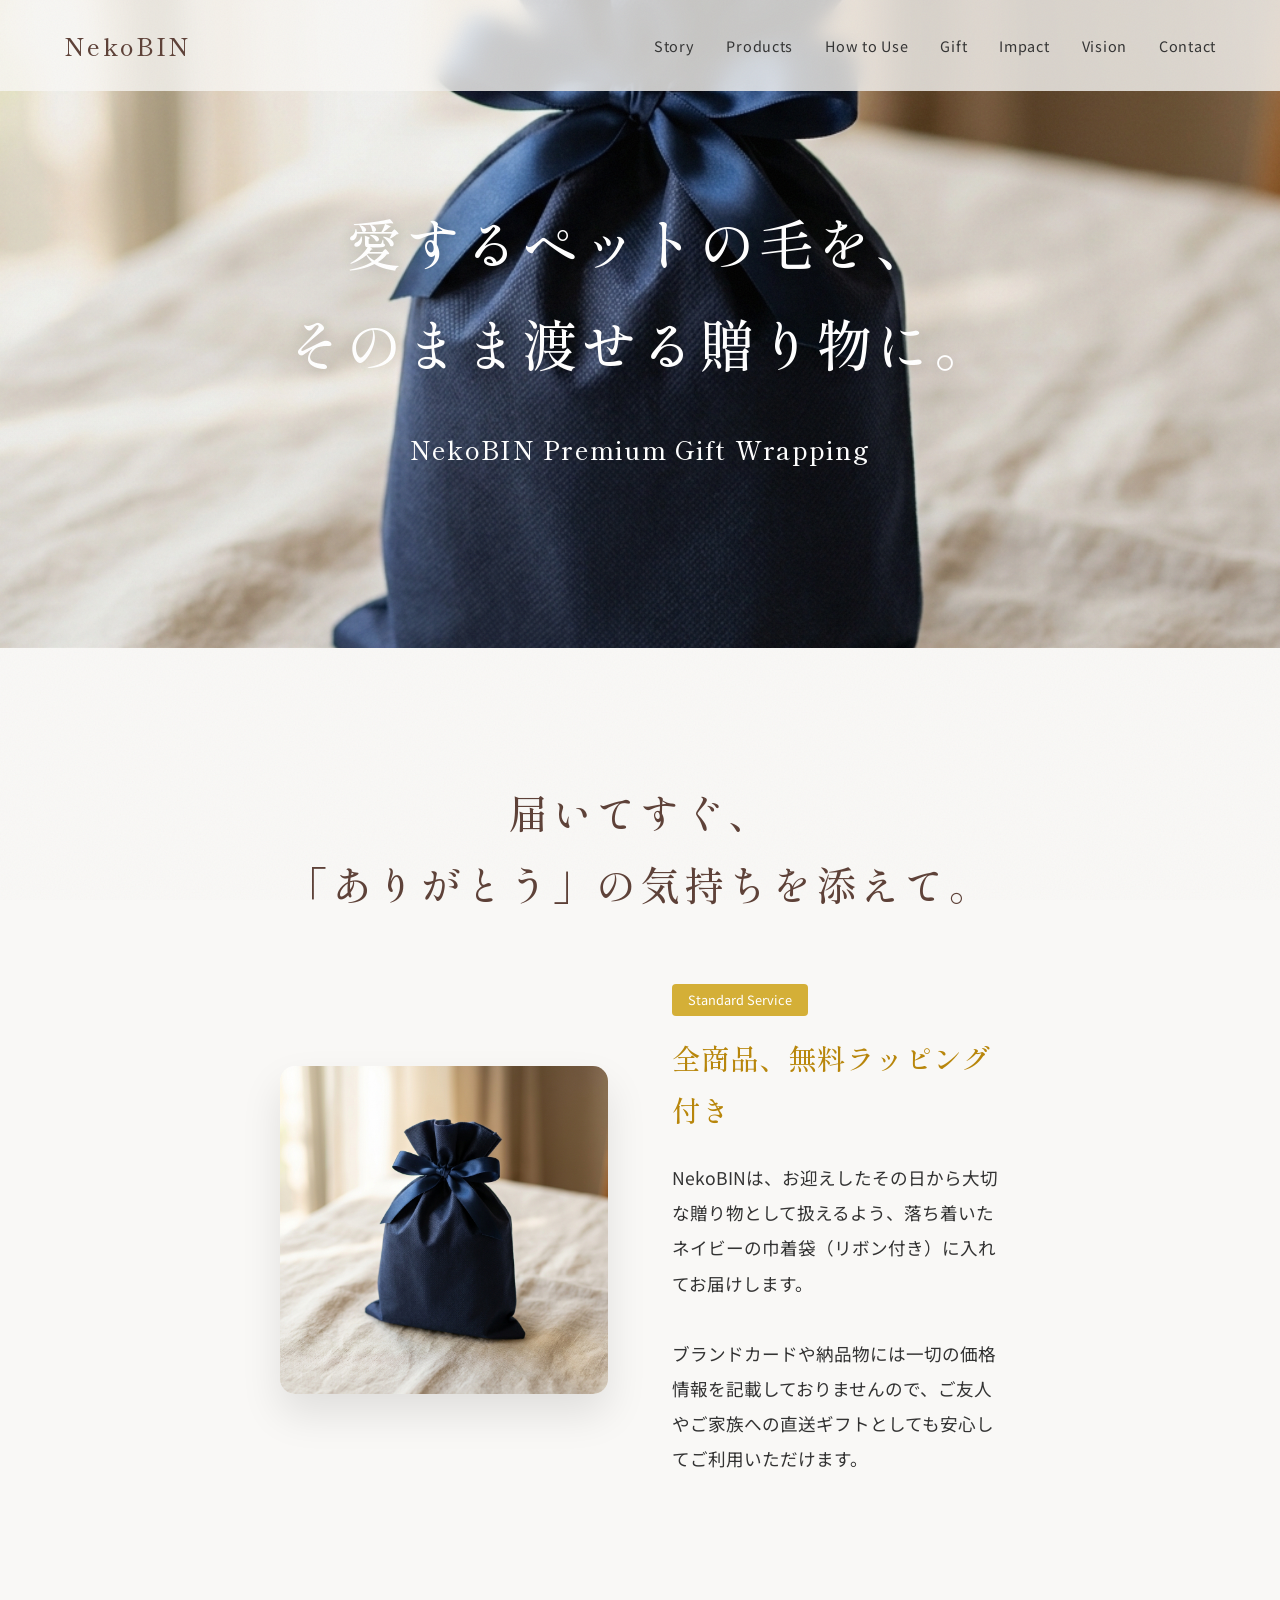
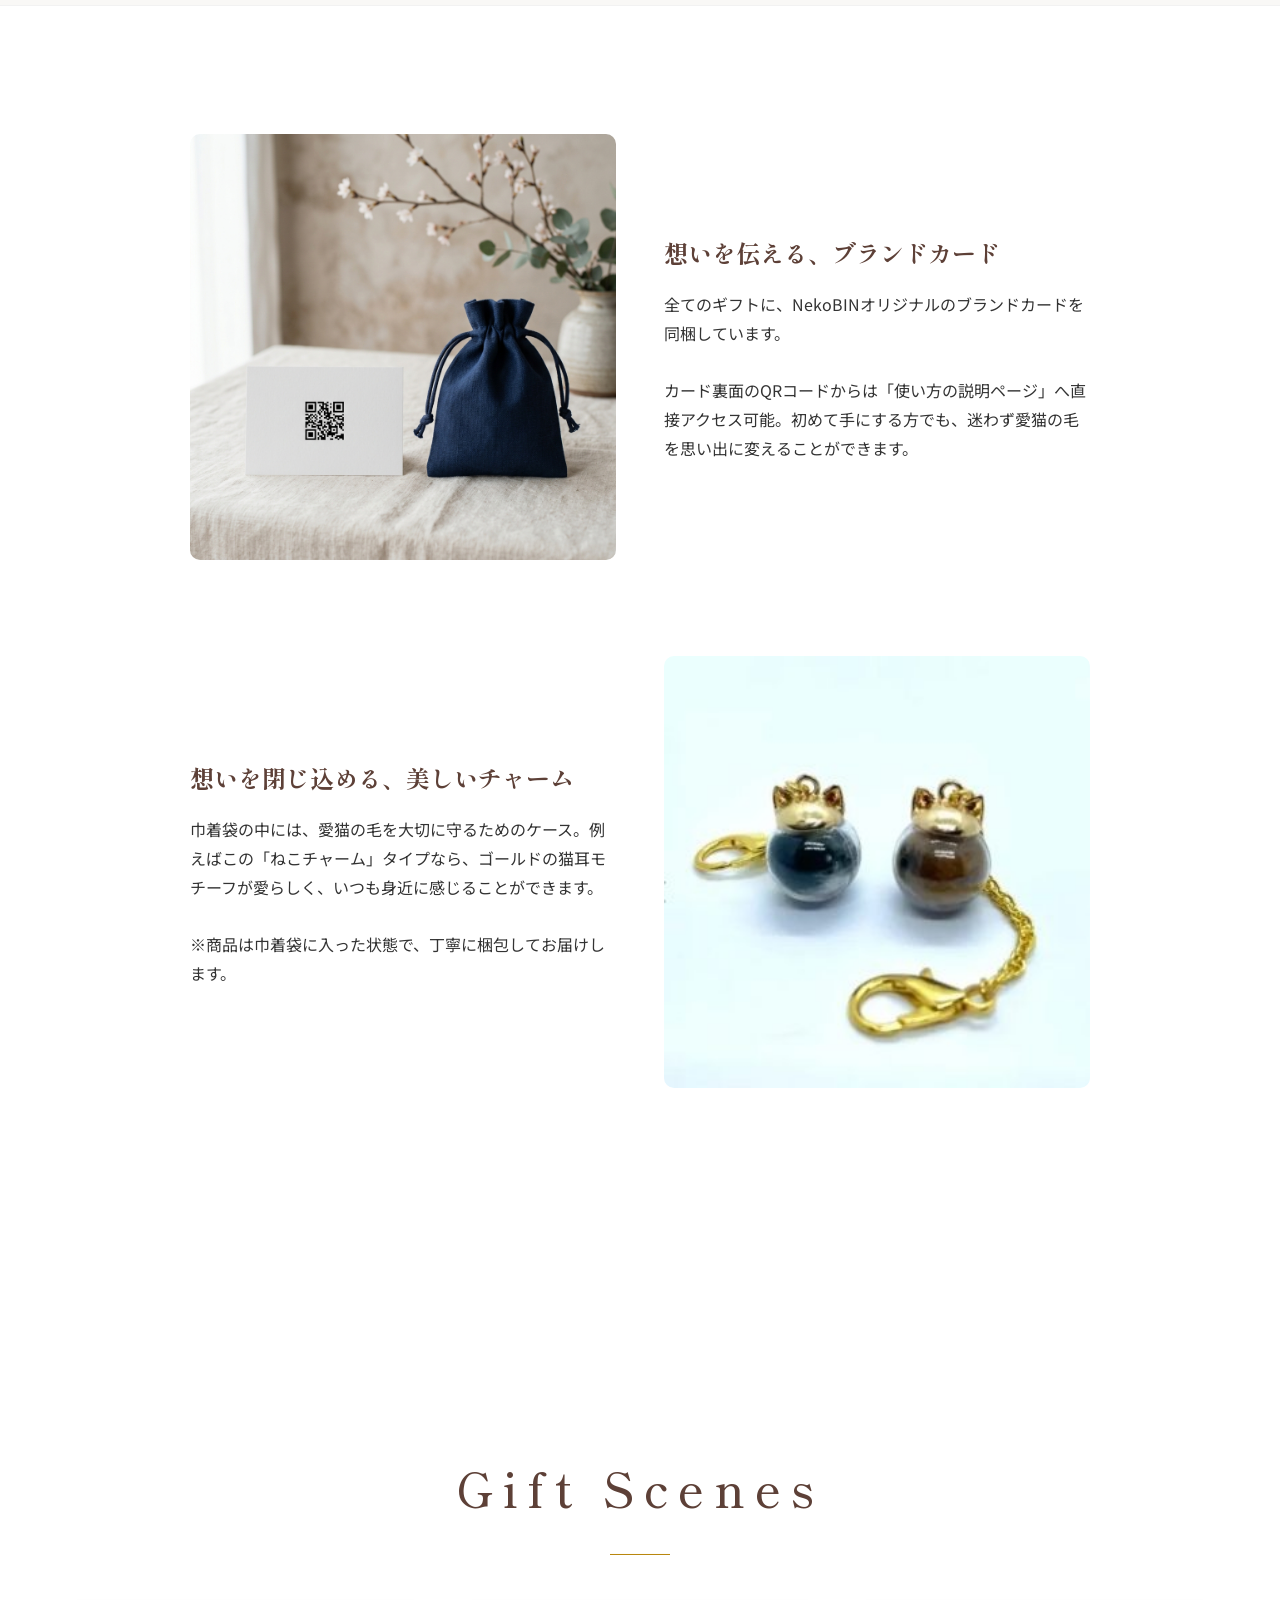
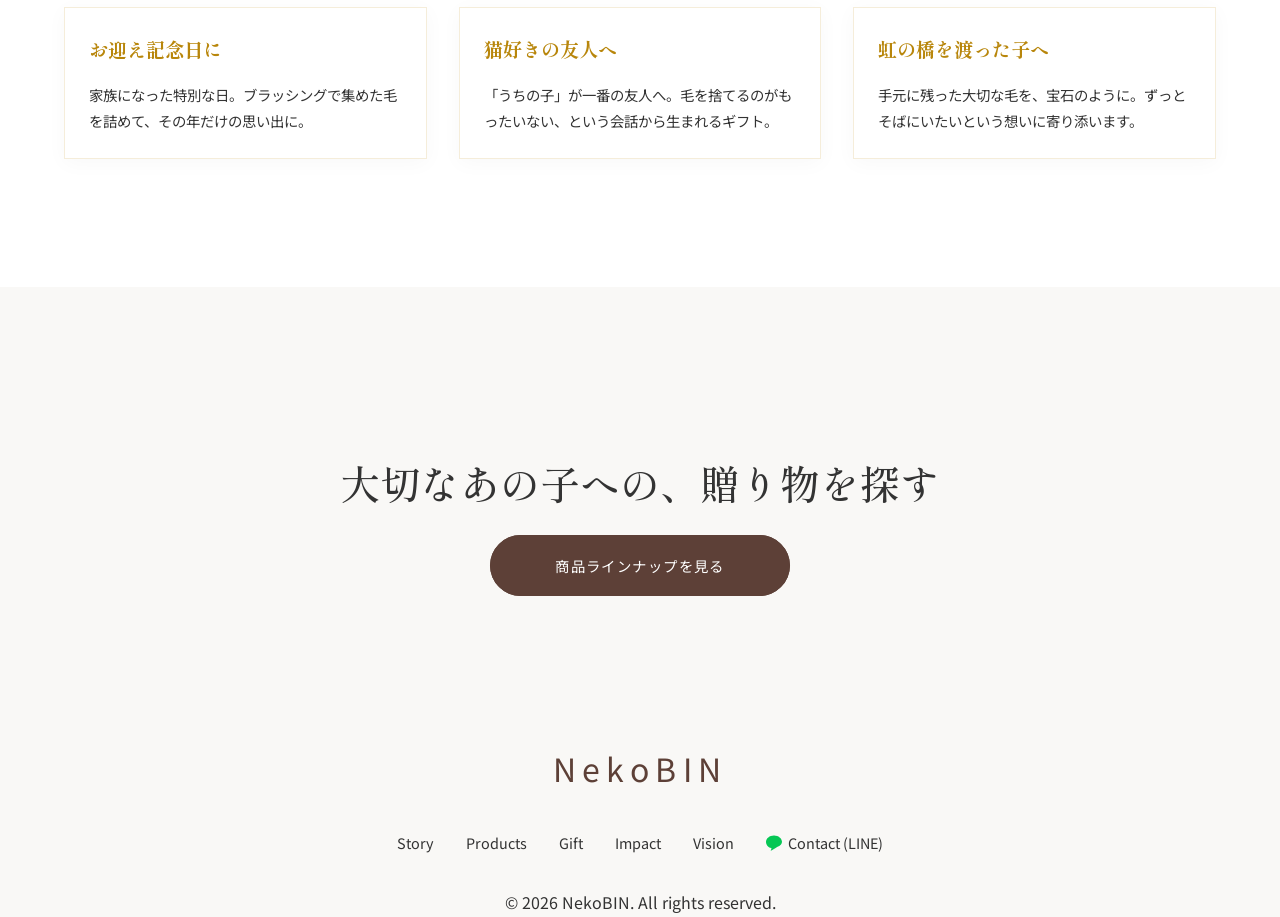
<file: gift.html>
<!DOCTYPE html>
<html lang="ja">
<head>
    <meta charset="UTF-8">
    <meta name="viewport" content="width=device-width, initial-scale=1.0">
    <title>Gift - NekoBIN（ねこビン）| 大切な人への、そのまま渡せる贈り物</title>
    <meta name="description" content="NekoBINのギフトラッピング。ネイビーの巾着袋に包まれ、ブランドカードを添えて。価格情報の入っていない、そのまま渡せるプレミアムな贈り物です。">
    
    <!-- Google Fonts -->
    <link rel="preconnect" href="https://fonts.googleapis.com">
    <link rel="preconnect" href="https://fonts.gstatic.com" crossorigin>
    <link href="https://fonts.googleapis.com/css2?family=Noto+Sans+JP:wght@300;400;500&family=Shippori+Mincho:wght@400;500;600&display=swap" rel="stylesheet">
    
    <!-- CSS -->
    <link rel="stylesheet" href="style.css?v=3">
    <style>
        .gift-hero {
            padding: 12rem 0 8rem;
            background: linear-gradient(rgba(0,0,0,0.05), rgba(0,0,0,0.05)), url('gift_hero_bag.png?v=3');
            background-size: cover;
            background-position: center;
            text-align: center;
            color: var(--color-white);
        }
        .gift-hero h1 {
            font-size: 3.5rem;
            margin-bottom: 2rem;
            text-shadow: 0 2px 15px rgba(0,0,0,0.2);
        }
        .gift-intro {
            max-width: 800px;
            margin: 0 auto;
            text-align: center;
            padding: 8rem 0;
        }
        .gift-intro h2 {
            font-size: 2.5rem;
            color: var(--color-text-sub);
            margin-bottom: 3rem;
            letter-spacing: 0.1em;
        }
        .gift-feature-grid {
            display: grid;
            grid-template-columns: 1fr 1fr;
            gap: 4rem;
            align-items: center;
            margin-top: 4rem;
        }
        .gift-feature-image img {
            width: 100%;
            border-radius: 15px;
            box-shadow: 0 20px 40px rgba(0,0,0,0.1);
        }
        .gift-feature-text {
            text-align: left;
        }
        .gift-feature-text h3 {
            font-size: 1.8rem;
            color: var(--color-accent);
            margin-bottom: 1.5rem;
        }
        .gift-feature-text p {
            font-size: 1.1rem;
            line-height: 2;
        }
        .gift-details {
            background-color: var(--color-white);
            padding: 8rem 0;
            border-top: 1px solid rgba(0,0,0,0.05);
        }
        .gift-details-inner {
            max-width: 900px;
            margin: 0 auto;
        }
        .detail-item {
            display: flex;
            gap: 3rem;
            margin-bottom: 6rem;
            align-items: center;
        }
        .detail-item:nth-child(even) {
            flex-direction: row-reverse;
        }
        .detail-img {
            flex: 1;
        }
        .detail-img img {
            width: 100%;
            border-radius: 10px;
        }
        .detail-info {
            flex: 1;
        }
        .detail-info h4 {
            font-size: 1.5rem;
            margin-bottom: 1rem;
            color: var(--color-text-sub);
            font-family: var(--font-serif);
        }
        .tag {
            display: inline-block;
            padding: 0.3rem 1rem;
            background: var(--color-accent-soft);
            color: var(--color-white);
            font-size: 0.8rem;
            margin-bottom: 1rem;
            border-radius: 4px;
        }
        @media (max-width: 768px) {
            .gift-hero {
                padding: 8rem 0 4rem;
            }
            .gift-feature-grid, .detail-item {
                grid-template-columns: 1fr;
                flex-direction: column !important;
                gap: 2rem;
            }
            .gift-hero h1 { font-size: clamp(1.5rem, 6vw, 2.5rem); }
            .gift-intro { padding: 4rem 0; }
            .gift-intro h2 { font-size: clamp(1.3rem, 5vw, 2rem); }
            .gift-feature-text { text-align: center; }
            .gift-details { padding: 4rem 0; }
            .detail-item { margin-bottom: 3rem; }
            .gift-feature-text h3 { font-size: 1.4rem; }
        }
    </style>
</head>
<body>
    <div class="noise-overlay"></div>
    
    <header id="header">
        <nav class="nav-container">
            <div class="logo"><a href="index.html">NekoBIN</a></div>
            <div class="menu-toggle" id="mobile-menu">
                <span></span>
                <span></span>
                <span></span>
            </div>
            <ul class="nav-links">
                <li><a href="index.html#story">Story</a></li>
                <li><a href="index.html#products">Products</a></li>
                <li><a href="usage.html">How to Use</a></li>
                <li><a href="gift.html">Gift</a></li>
                <li><a href="impact.html">Impact</a></li>
                <li><a href="vision.html">Vision</a></li>
                <li><a href="#footer">Contact</a></li>
            </ul>
        </nav>
    </header>

    <main>
        <section class="gift-hero">
            <div class="container">
                <h1 class="fade-in">愛するペットの毛を、<br>そのまま渡せる贈り物に。</h1>
                <p class="sub-copy fade-in" style="color: var(--color-white);">NekoBIN Premium Gift Wrapping</p>
            </div>
        </section>

        <section class="gift-intro">
            <div class="container">
                <h2 class="animate-on-scroll">届いてすぐ、<br>「ありがとう」の気持ちを添えて。</h2>
                <div class="gift-feature-grid">
                    <div class="gift-feature-image animate-on-scroll">
                        <img src="gift_hero_bag.png?v=2" alt="ネイビーの巾着袋ラッピング">
                    </div>
                    <div class="gift-feature-text animate-on-scroll">
                        <span class="tag">Standard Service</span>
                        <h3>全商品、無料ラッピング付き</h3>
                        <p>NekoBINは、お迎えしたその日から大切な贈り物として扱えるよう、落ち着いたネイビーの巾着袋（リボン付き）に入れてお届けします。<br><br>ブランドカードや納品物には一切の価格情報を記載しておりませんので、ご友人やご家族への直送ギフトとしても安心してご利用いただけます。</p>
                    </div>
                </div>
            </div>
        </section>

        <section class="gift-details">
            <div class="container">
                <div class="gift-details-inner">
                    <div class="detail-item animate-on-scroll">
                        <div class="detail-img">
                            <img src="gift_message_card.png?v=2" alt="ブランドカードとQRコード">
                        </div>
                        <div class="detail-info">
                            <h4>想いを伝える、ブランドカード</h4>
                            <p>全てのギフトに、NekoBINオリジナルのブランドカードを同梱しています。<br><br>カード裏面のQRコードからは「使い方の説明ページ」へ直接アクセス可能。初めて手にする方でも、迷わず愛猫の毛を思い出に変えることができます。</p>
                        </div>
                    </div>

                    <div class="detail-item animate-on-scroll">
                        <div class="detail-img">
                            <img src="gift_charm.jpg" alt="猫モチーフのメモリアルチャーム">
                        </div>
                        <div class="detail-info">
                            <h4>想いを閉じ込める、美しいチャーム</h4>
                            <p>巾着袋の中には、愛猫の毛を大切に守るためのケース。例えばこの「ねこチャーム」タイプなら、ゴールドの猫耳モチーフが愛らしく、いつも身近に感じることができます。<br><br>※商品は巾着袋に入った状態で、丁寧に梱包してお届けします。</p>
                        </div>
                    </div>
                </div>
            </div>
        </section>

        <section class="gift-scenes animate-on-scroll" style="padding: 8rem 0; background: #fff;">
            <div class="container">
                <h2 class="section-title">Gift Scenes</h2>
                <div class="product-grid" style="grid-template-columns: repeat(auto-fit, minmax(250px, 1fr));">
                    <div class="product-card" style="padding: 1.5rem; text-align: left;">
                        <h4 style="font-family: var(--font-serif); font-size: 1.2rem; color: var(--color-accent); margin-bottom: 1rem;">お迎え記念日に</h4>
                        <p style="font-size: 0.9rem;">家族になった特別な日。ブラッシングで集めた毛を詰めて、その年だけの思い出に。</p>
                    </div>
                    <div class="product-card" style="padding: 1.5rem; text-align: left;">
                        <h4 style="font-family: var(--font-serif); font-size: 1.2rem; color: var(--color-accent); margin-bottom: 1rem;">猫好きの友人へ</h4>
                        <p style="font-size: 0.9rem;">「うちの子」が一番の友人へ。毛を捨てるのがもったいない、という会話から生まれるギフト。</p>
                    </div>
                    <div class="product-card" style="padding: 1.5rem; text-align: left;">
                        <h4 style="font-family: var(--font-serif); font-size: 1.2rem; color: var(--color-accent); margin-bottom: 1rem;">虹の橋を渡った子へ</h4>
                        <p style="font-size: 0.9rem;">手元に残った大切な毛を、宝石のように。ずっとそばにいたいという想いに寄り添います。</p>
                    </div>
                </div>
            </div>
        </section>

        <section class="cta-section animate-on-scroll" style="text-align: center; padding: 10rem 0; background: var(--color-bg);">
            <div class="container">
                <h2 style="font-family: var(--font-serif); font-size: 2.5rem; margin-bottom: 2rem;">大切なあの子への、贈り物を探す</h2>
                <a href="index.html#products" class="btn btn-primary" style="border-radius: 50px; padding: 1.2rem 4rem;">商品ラインナップを見る</a>
            </div>
        </section>
    </main>

    <footer id="footer">
        <div class="container">
            <div class="footer-content">
                <div class="footer-logo">NekoBIN</div>
                <div class="footer-links">
                    <a href="index.html#story">Story</a>
                    <a href="index.html#products">Products</a>
                    <a href="gift.html">Gift</a>
                    <a href="impact.html">Impact</a>
                    <a href="vision.html">Vision</a>
                    <a href="https://lin.ee/scohhF7" target="_blank" rel="noopener noreferrer" style="display: flex; align-items: center; gap: 0.4rem;">
                        <svg viewBox="0 0 24 24" width="16" height="16" fill="#06C755"><path d="M24 10.304c0-5.369-5.383-9.738-12-9.738-6.616 0-12 4.369-12 9.738 0 4.814 3.55 8.845 8.358 9.58-.32.969-1.026 2.92-1.246 3.618-.086.275.025.405.244.31 2.378-1.024 6.78-3.774 9.245-5.698C21.737 16.27 24 13.565 24 10.304z"/></svg>
                        Contact (LINE)
                    </a>
                </div>
                <p class="copyright">&copy; 2026 NekoBIN. All rights reserved.</p>
            </div>
        </div>
    </footer>

    <!-- JS -->
    <script src="script.js"></script>
</body>
</html>
</file>
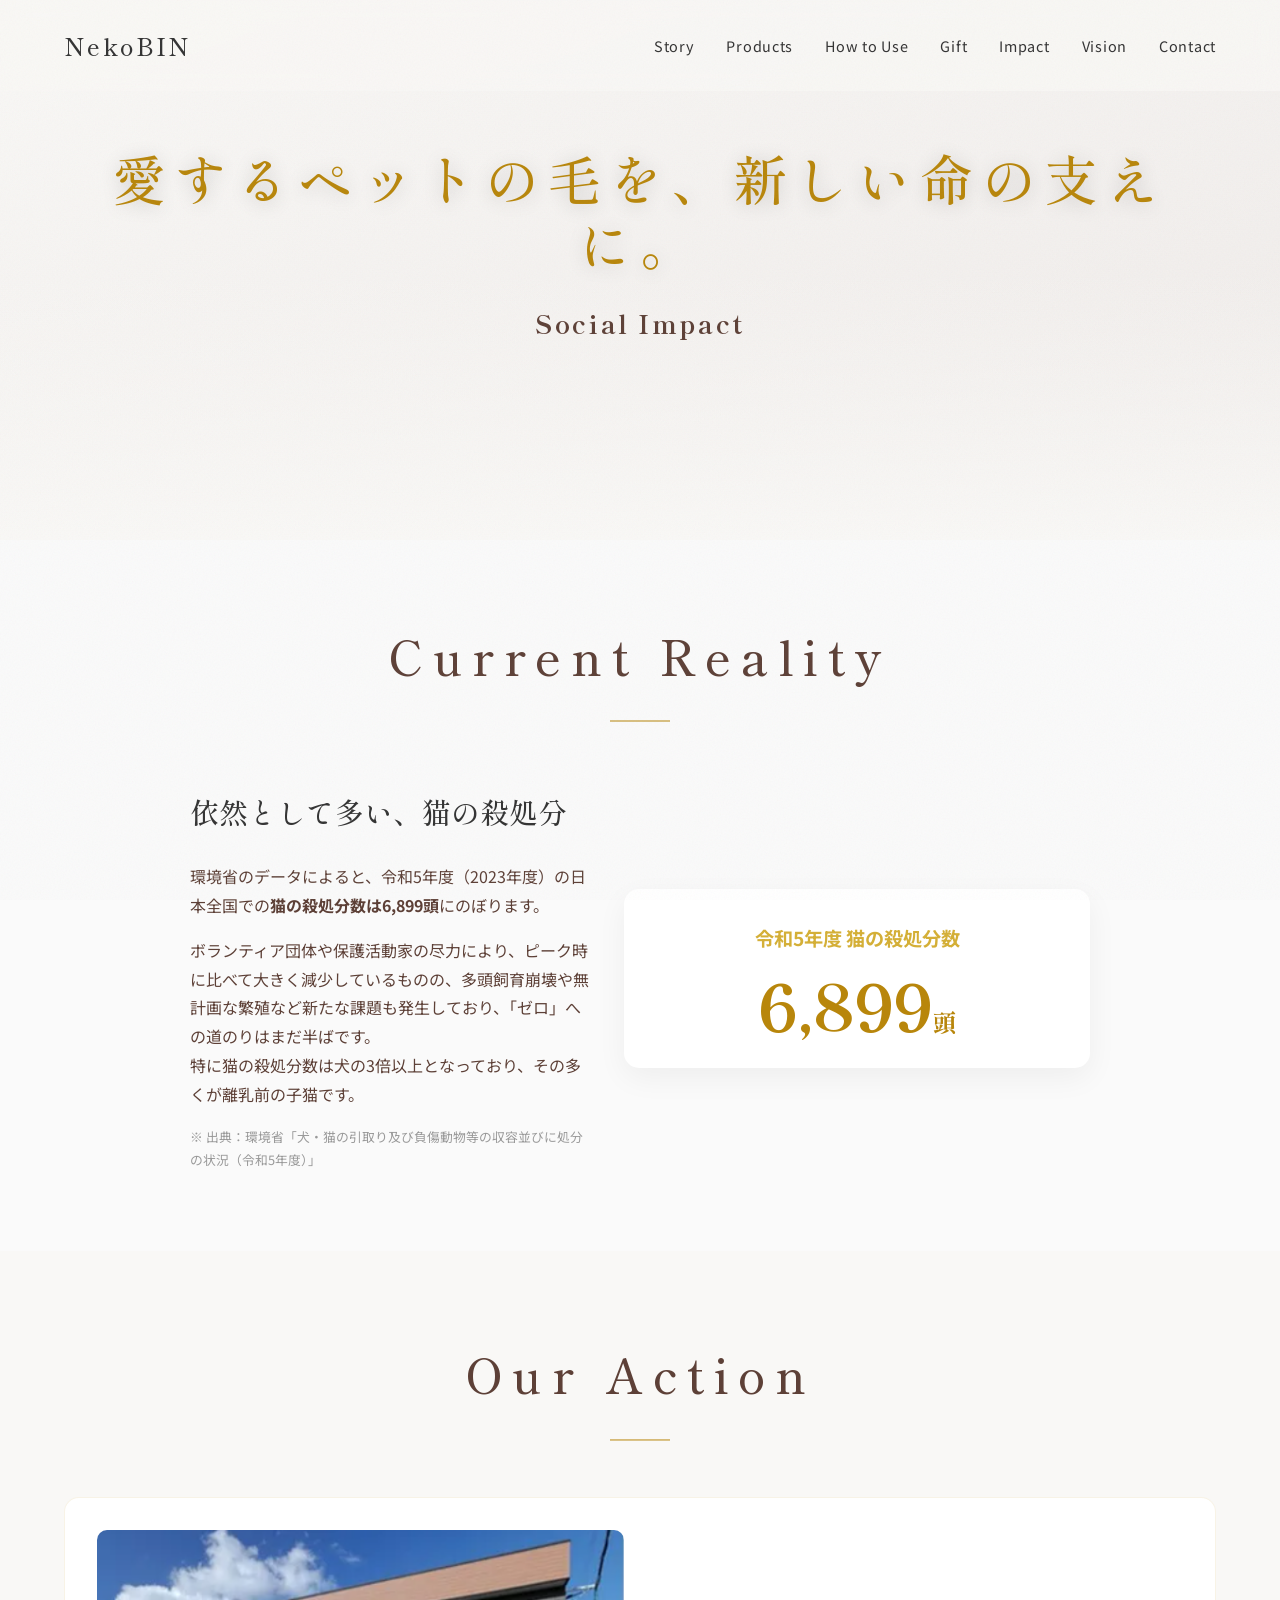
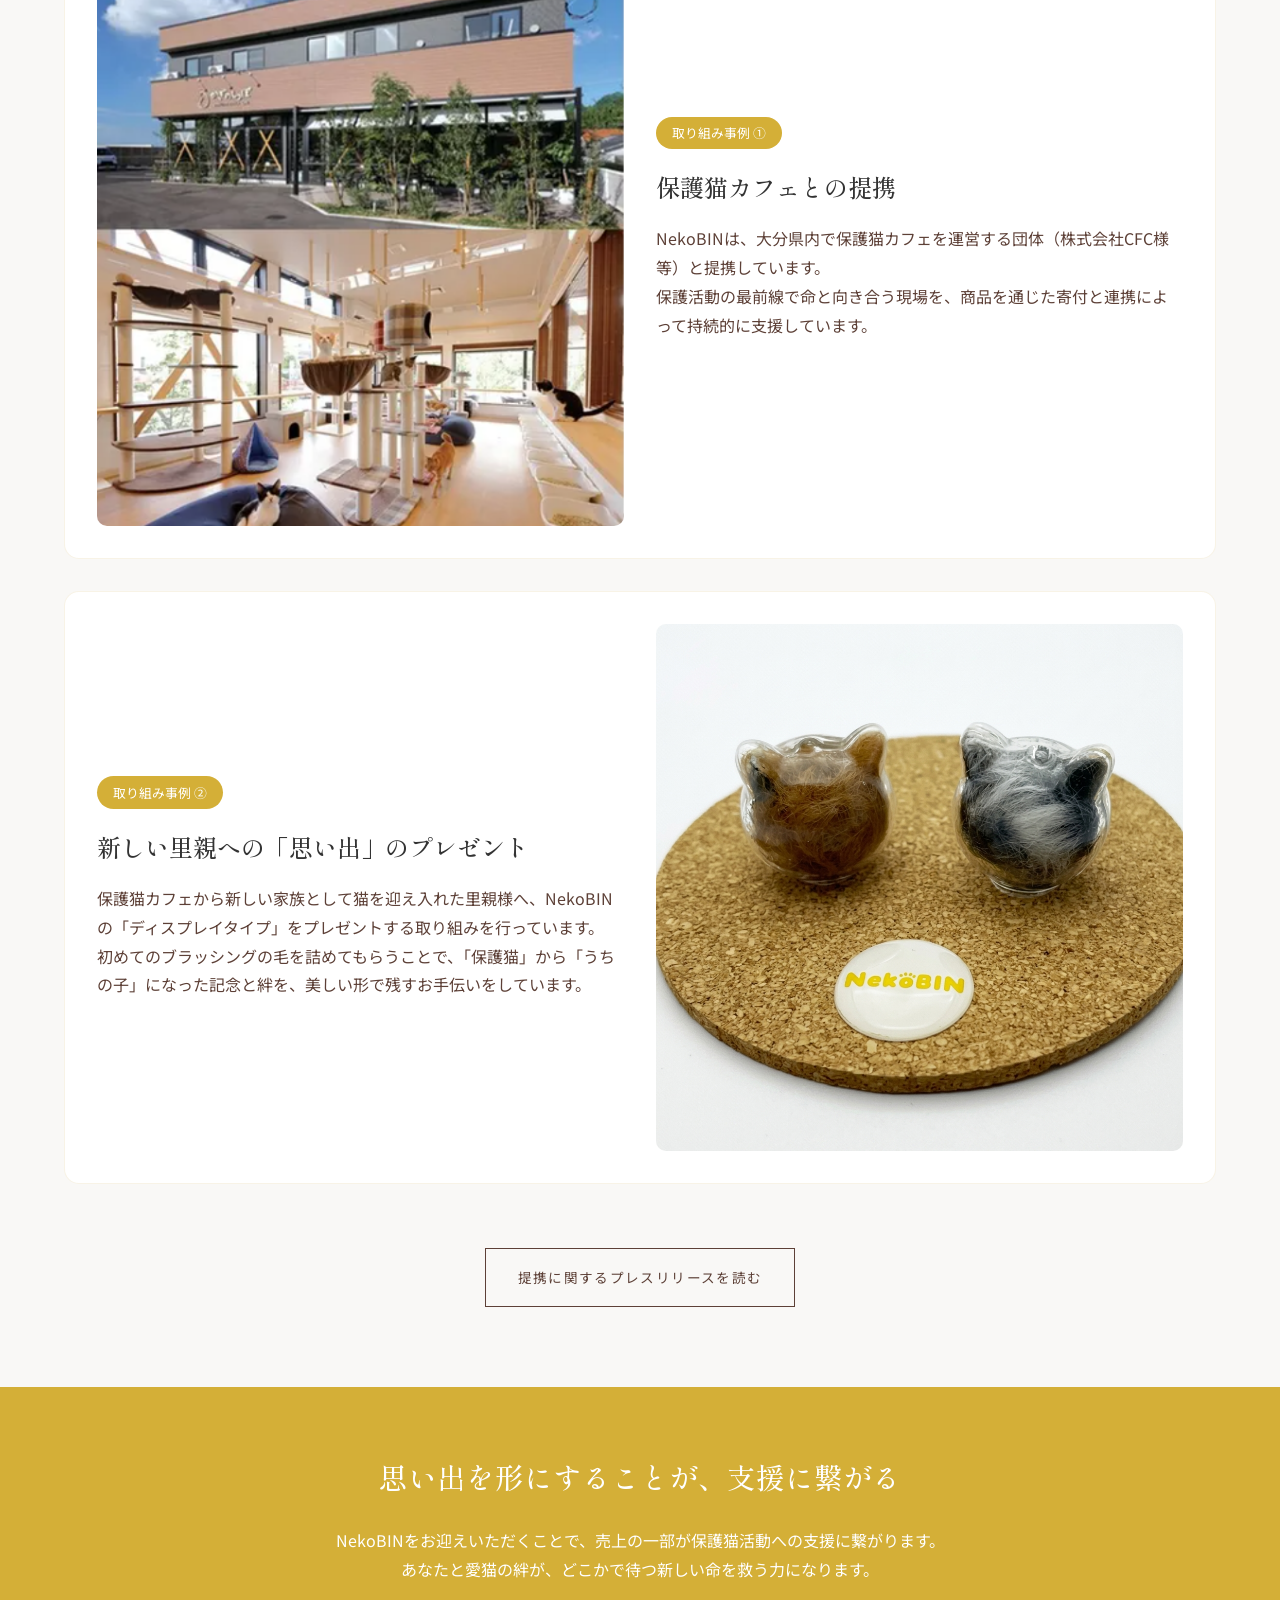
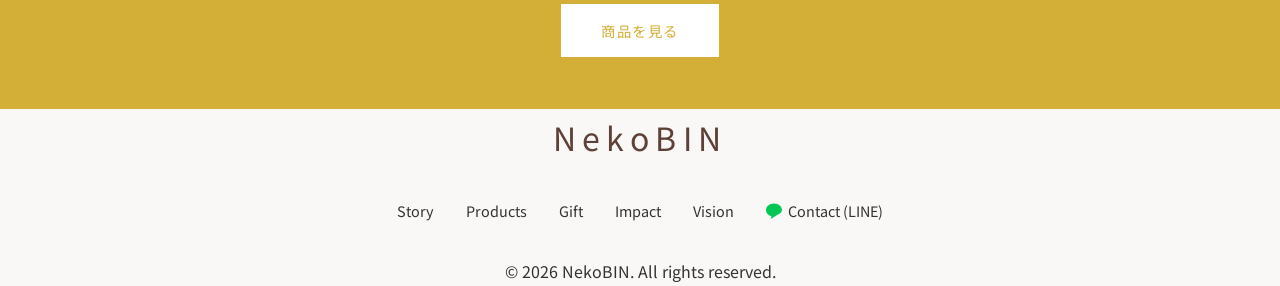
<file: impact.html>
<!DOCTYPE html>
<html lang="ja">
<head>
    <meta charset="UTF-8">
    <meta name="viewport" content="width=device-width, initial-scale=1.0">
    <title>Social Impact | NekoBIN（ねこビン）</title>
    <meta name="description" content="NekoBINの保護猫支援活動について。年間約6,800頭以上の猫が殺処分されている現状を変えるため、売上の一部を保護猫カフェの支援や里親へのプレゼントとして寄付しています。">
    
    <!-- Open Graph / SNS -->
    <meta property="og:type" content="article">
    <meta property="og:title" content="Social Impact | NekoBIN（ねこビン）">
    <meta property="og:description" content="NekoBINの保護猫支援活動について。">
    
    <!-- Google Fonts -->
    <link rel="preconnect" href="https://fonts.googleapis.com">
    <link rel="preconnect" href="https://fonts.gstatic.com" crossorigin>
    <link href="https://fonts.googleapis.com/css2?family=Noto+Sans+JP:wght@300;400;500;700&family=Shippori+Mincho:wght@400;500;600;700&display=swap" rel="stylesheet">
    
    <!-- CSS -->
    <link rel="stylesheet" href="style.css?v=3">
</head>
<body>
    <div class="noise-overlay"></div>
    
    <header id="header">
        <nav class="nav-container">
            <a href="index.html" class="logo" style="text-decoration: none; color: inherit;">NekoBIN</a>
            <div class="menu-toggle" id="mobile-menu">
                <span></span>
                <span></span>
                <span></span>
            </div>
            <ul class="nav-links">
                <li><a href="index.html#story">Story</a></li>
                <li><a href="index.html#products">Products</a></li>
                <li><a href="usage.html">How to Use</a></li>
                <li><a href="gift.html">Gift</a></li>
                <li><a href="impact.html">Impact</a></li>
                <li><a href="vision.html">Vision</a></li>
                <li><a href="#footer">Contact</a></li>
            </ul>
        </nav>
    </header>

    <main>
        <!-- Hero Section -->
        <section class="impact-hero hero-section" style="height: 60vh; display: flex; align-items: center; justify-content: center; position: relative; overflow: hidden; background: linear-gradient(160deg, #f9f8f6 0%, #efebe9 100%);">
            <div class="container">
                <div class="hero-content">
                    <h1 class="fade-in" style="color: var(--color-accent);">愛するペットの毛を、新しい命の支えに。</h1>
                    <p class="sub-copy fade-in" style="font-weight: bold; color: var(--color-text-sub); letter-spacing: 0.1em;">Social Impact</p>
                    
                </div>
            </div>
        </section>

        <!-- Current Reality Section -->
        <section class="impact-reality animate-on-scroll" style="background-color: #FAFAFA; padding: 5rem 0;">
            <div class="container">
                <h2 class="section-title">Current Reality</h2>
                
                <div class="reality-content" style="display: flex; gap: 2rem; align-items: center; max-width: 900px; margin: 0 auto; flex-wrap: wrap;">
                    <div class="reality-text" style="flex: 1; min-width: 280px;">
                        <h3 style="font-size: clamp(1.2rem, 3vw, 1.8rem); margin-bottom: 1.5rem; color: var(--color-text-main);">依然として多い、猫の殺処分</h3>
                        <p style="line-height: 1.8; color: var(--color-text-sub); margin-bottom: 1rem;">
                            環境省のデータによると、令和5年度（2023年度）の日本全国での<strong>猫の殺処分数は6,899頭</strong>にのぼります。
                        </p>
                        <p style="line-height: 1.8; color: var(--color-text-sub);">
                            ボランティア団体や保護活動家の尽力により、ピーク時に比べて大きく減少しているものの、多頭飼育崩壊や無計画な繁殖など新たな課題も発生しており、「ゼロ」への道のりはまだ半ばです。<br>
                            特に猫の殺処分数は犬の3倍以上となっており、その多くが離乳前の子猫です。
                        </p>
                        <p style="font-size: 0.8rem; color: #999; margin-top: 1rem;">※ 出典：環境省「犬・猫の引取り及び負傷動物等の収容並びに処分の状況（令和5年度）」</p>
                    </div>
                    <div class="reality-data" style="flex: 1; min-width: 280px; background: #fff; padding: 2rem; border-radius: 15px; box-shadow: 0 10px 30px rgba(0,0,0,0.05); text-align: center;">
                        <h4 style="font-size: 1.2rem; color: var(--color-accent-soft); margin-bottom: 1rem;">令和5年度 猫の殺処分数</h4>
                        <div style="font-size: clamp(2.5rem, 10vw, 4rem); font-family: var(--font-serif); font-weight: bold; color: var(--color-accent); line-height: 1;">6,899<span style="font-size: 1.5rem;">頭</span></div>
                    </div>
                </div>
            </div>
        </section>

        <!-- Our Action Section -->
        <section class="impact-action animate-on-scroll" style="padding: 5rem 0;">
            <div class="container">
                <h2 class="section-title">Our Action</h2>
                
                <div class="action-card" style="display: flex; gap: 2rem; background: #fff; padding: 2rem; border-radius: 15px; border: 1px solid rgba(184, 134, 11, 0.1); margin-bottom: 2rem; flex-wrap: wrap;">
                    <div class="action-image" style="flex: 1; min-width: 280px;">
                        <img src="impact_cafe.png" alt="保護猫カフェとの提携" style="width: 100%; height: auto; border-radius: 10px; object-fit: cover;">
                    </div>
                    <div class="action-text" style="flex: 1; min-width: 280px; display: flex; flex-direction: column; justify-content: center;">
                        <span style="display: inline-block; background: var(--color-accent-soft); color: #fff; padding: 0.3rem 1rem; border-radius: 30px; font-size: 0.8rem; margin-bottom: 1rem; width: fit-content;">取り組み事例 ①</span>
                        <h3 style="font-size: 1.5rem; margin-bottom: 1rem; color: var(--color-text-main);">保護猫カフェとの提携</h3>
                        <p style="line-height: 1.8; color: var(--color-text-sub);">
                            NekoBINは、大分県内で保護猫カフェを運営する団体（株式会社CFC様等）と提携しています。<br>
                            保護活動の最前線で命と向き合う現場を、商品を通じた寄付と連携によって持続的に支援しています。
                        </p>
                    </div>
                </div>

                <div class="action-card" style="display: flex; gap: 2rem; background: #fff; padding: 2rem; border-radius: 15px; border: 1px solid rgba(184, 134, 11, 0.1); flex-wrap: wrap-reverse;">
                    <div class="action-text" style="flex: 1; min-width: 280px; display: flex; flex-direction: column; justify-content: center;">
                        <span style="display: inline-block; background: var(--color-accent-soft); color: #fff; padding: 0.3rem 1rem; border-radius: 30px; font-size: 0.8rem; margin-bottom: 1rem; width: fit-content;">取り組み事例 ②</span>
                        <h3 style="font-size: 1.5rem; margin-bottom: 1rem; color: var(--color-text-main);">新しい里親への「思い出」のプレゼント</h3>
                        <p style="line-height: 1.8; color: var(--color-text-sub);">
                            保護猫カフェから新しい家族として猫を迎え入れた里親様へ、NekoBINの「ディスプレイタイプ」をプレゼントする取り組みを行っています。<br>
                            初めてのブラッシングの毛を詰めてもらうことで、「保護猫」から「うちの子」になった記念と絆を、美しい形で残すお手伝いをしています。
                        </p>
                    </div>
                    <div class="action-image" style="flex: 1; min-width: 280px;">
                        <img src="nekobin_yellow_text.png" alt="里親プレゼント" style="width: 100%; height: auto; border-radius: 10px; object-fit: cover;">
                    </div>
                </div>
                
                <div style="text-align: center; margin-top: 4rem;">
                    <a href="https://www.atpress.ne.jp/news/558165" target="_blank" rel="noopener noreferrer" class="btn btn-outline" style="padding: 1rem 2rem;">提携に関するプレスリリースを読む</a>
                </div>
            </div>
        </section>

        <section style="background-color: var(--color-accent-soft); padding: 4rem 0; text-align: center; color: white;">
            <div class="container">
                <h3 style="font-family: var(--font-serif); font-size: 1.8rem; margin-bottom: 1.5rem;">思い出を形にすることが、支援に繋がる</h3>
                <p style="line-height: 1.8; max-width: 100%; margin: 0 auto 2rem; font-size: clamp(0.75rem, 2.5vw, 1rem);">
                    NekoBINをお迎えいただくことで、売上の一部が保護猫活動への支援に繋がります。<br>
                    あなたと愛猫の絆が、どこかで待つ新しい命を救う力になります。
                </p>
                <a href="index.html#products" class="btn" style="background-color: white; color: var(--color-accent-soft);">商品を見る</a>
            </div>
        </section>
    </main>

    <footer id="footer">
        <div class="container">
            <div class="footer-content">
                <div class="footer-logo">NekoBIN</div>
                <div class="footer-links">
                    <a href="index.html#story">Story</a>
                    <a href="index.html#products">Products</a>
                    <a href="gift.html">Gift</a>
                    <a href="impact.html">Impact</a>
                    <a href="vision.html">Vision</a>
                    <a href="https://lin.ee/scohhF7" target="_blank" rel="noopener noreferrer" style="display: flex; align-items: center; gap: 0.4rem;">
                        <svg viewBox="0 0 24 24" width="16" height="16" fill="#06C755"><path d="M24 10.304c0-5.369-5.383-9.738-12-9.738-6.616 0-12 4.369-12 9.738 0 4.814 3.55 8.845 8.358 9.58-.32.969-1.026 2.92-1.246 3.618-.086.275.025.405.244.31 2.378-1.024 6.78-3.774 9.245-5.698C21.737 16.27 24 13.565 24 10.304z"/></svg>
                        Contact (LINE)
                    </a>
                </div>
                <p class="copyright">&copy; 2026 NekoBIN. All rights reserved.</p>
            </div>
        </div>
    </footer>

    <!-- JS -->
    <script src="script.js"></script>
</body>
</html>
</file>
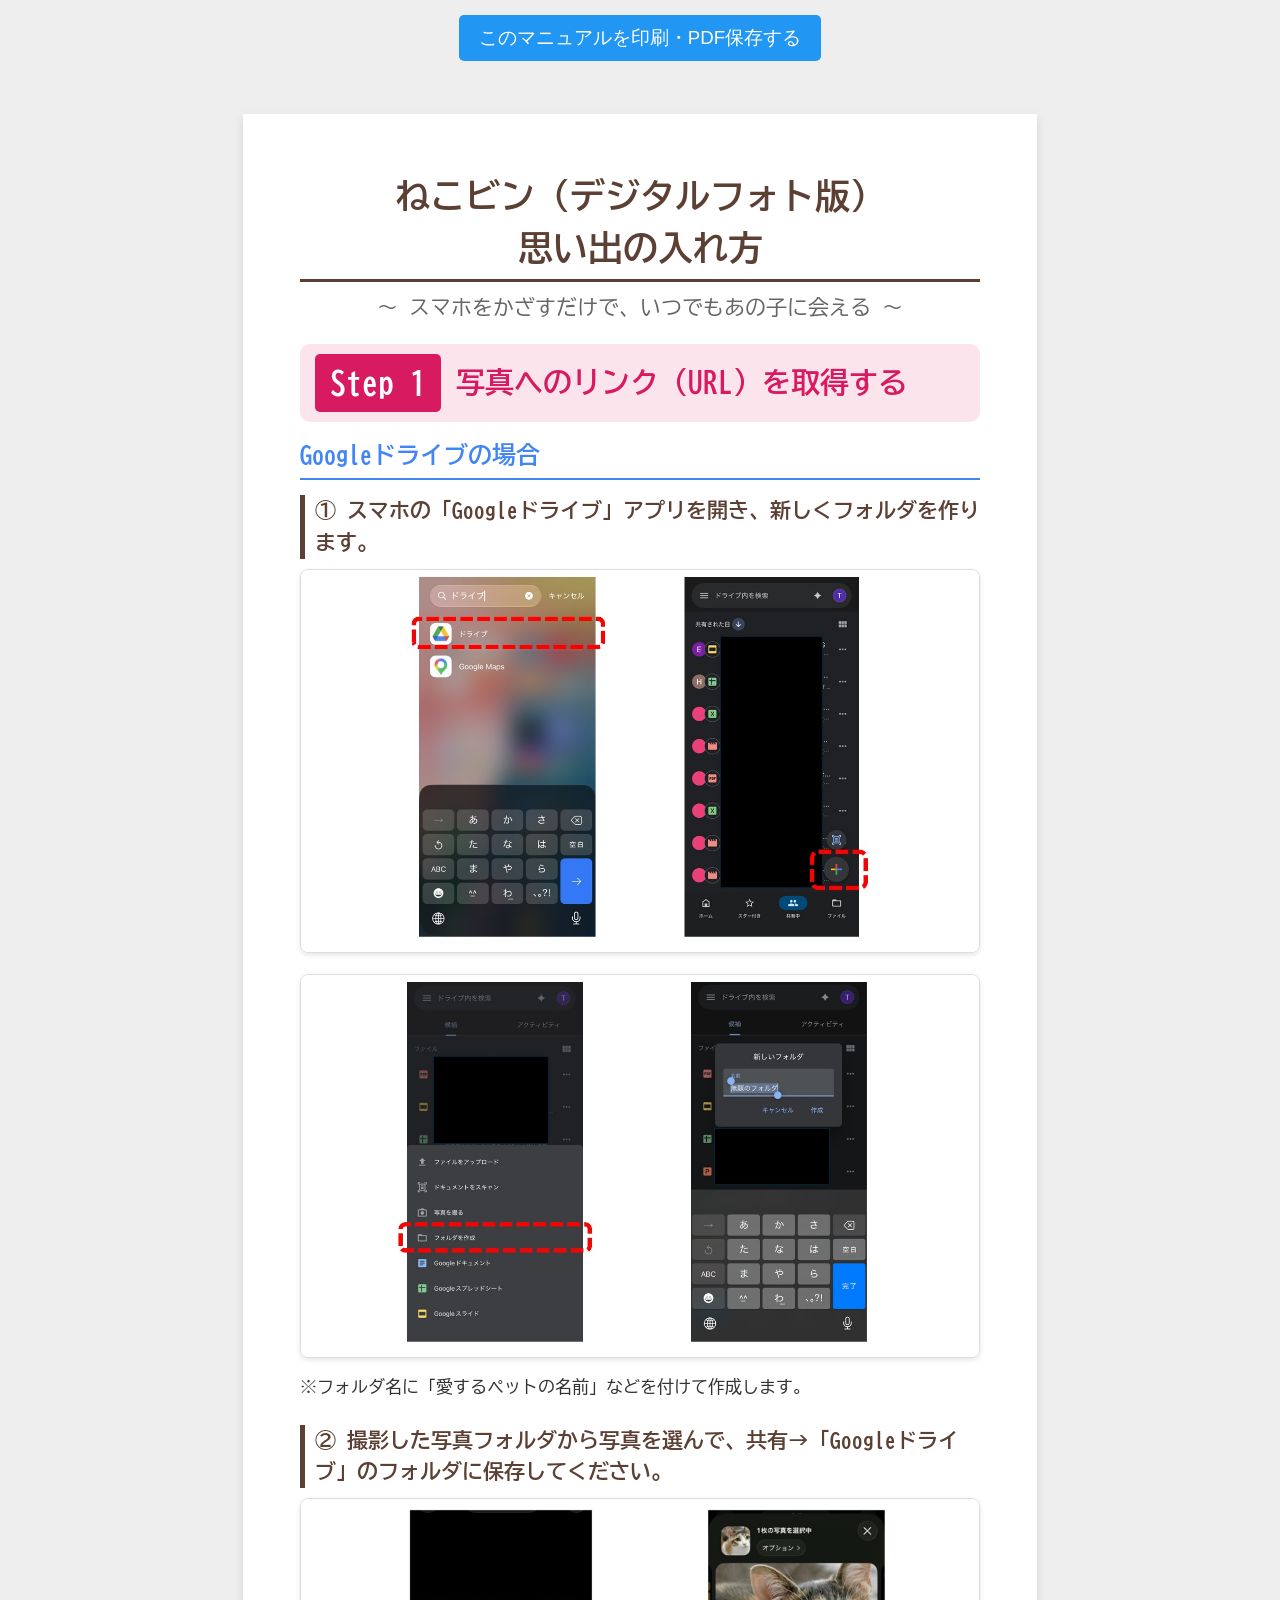
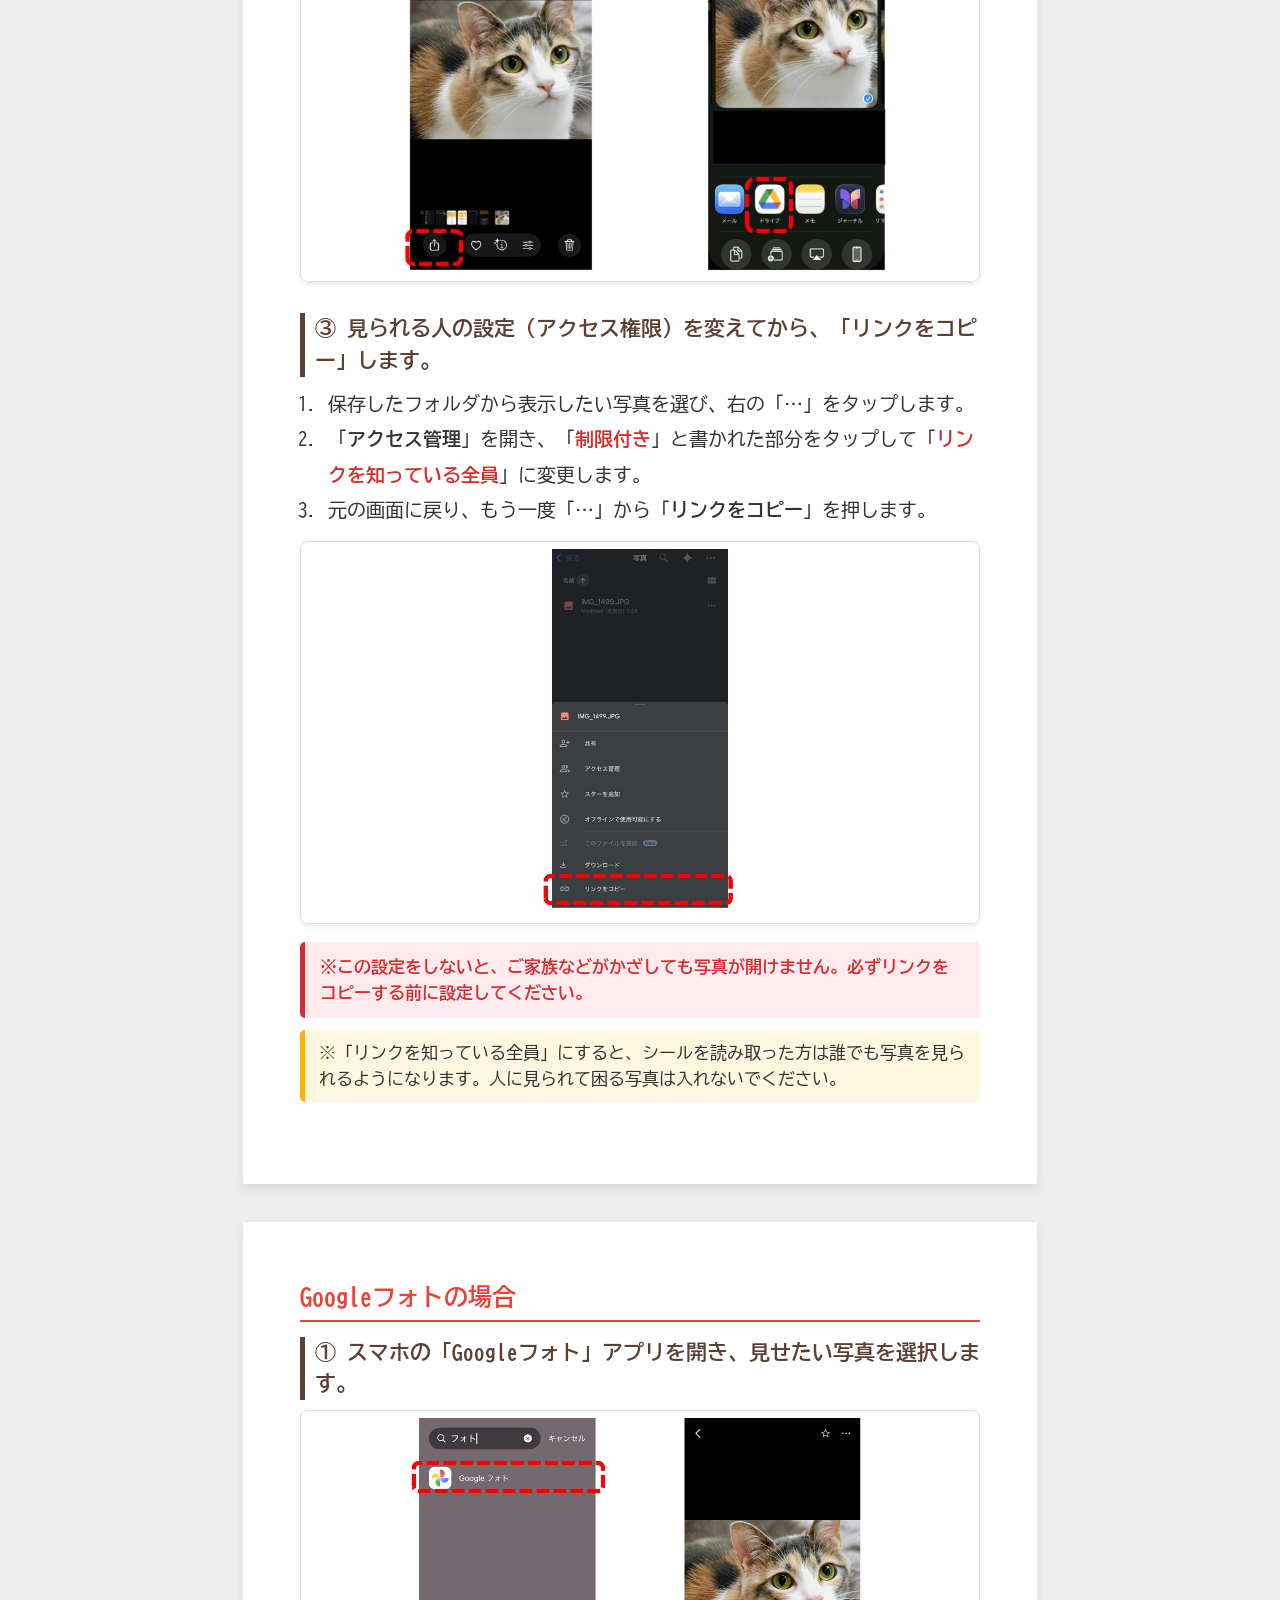
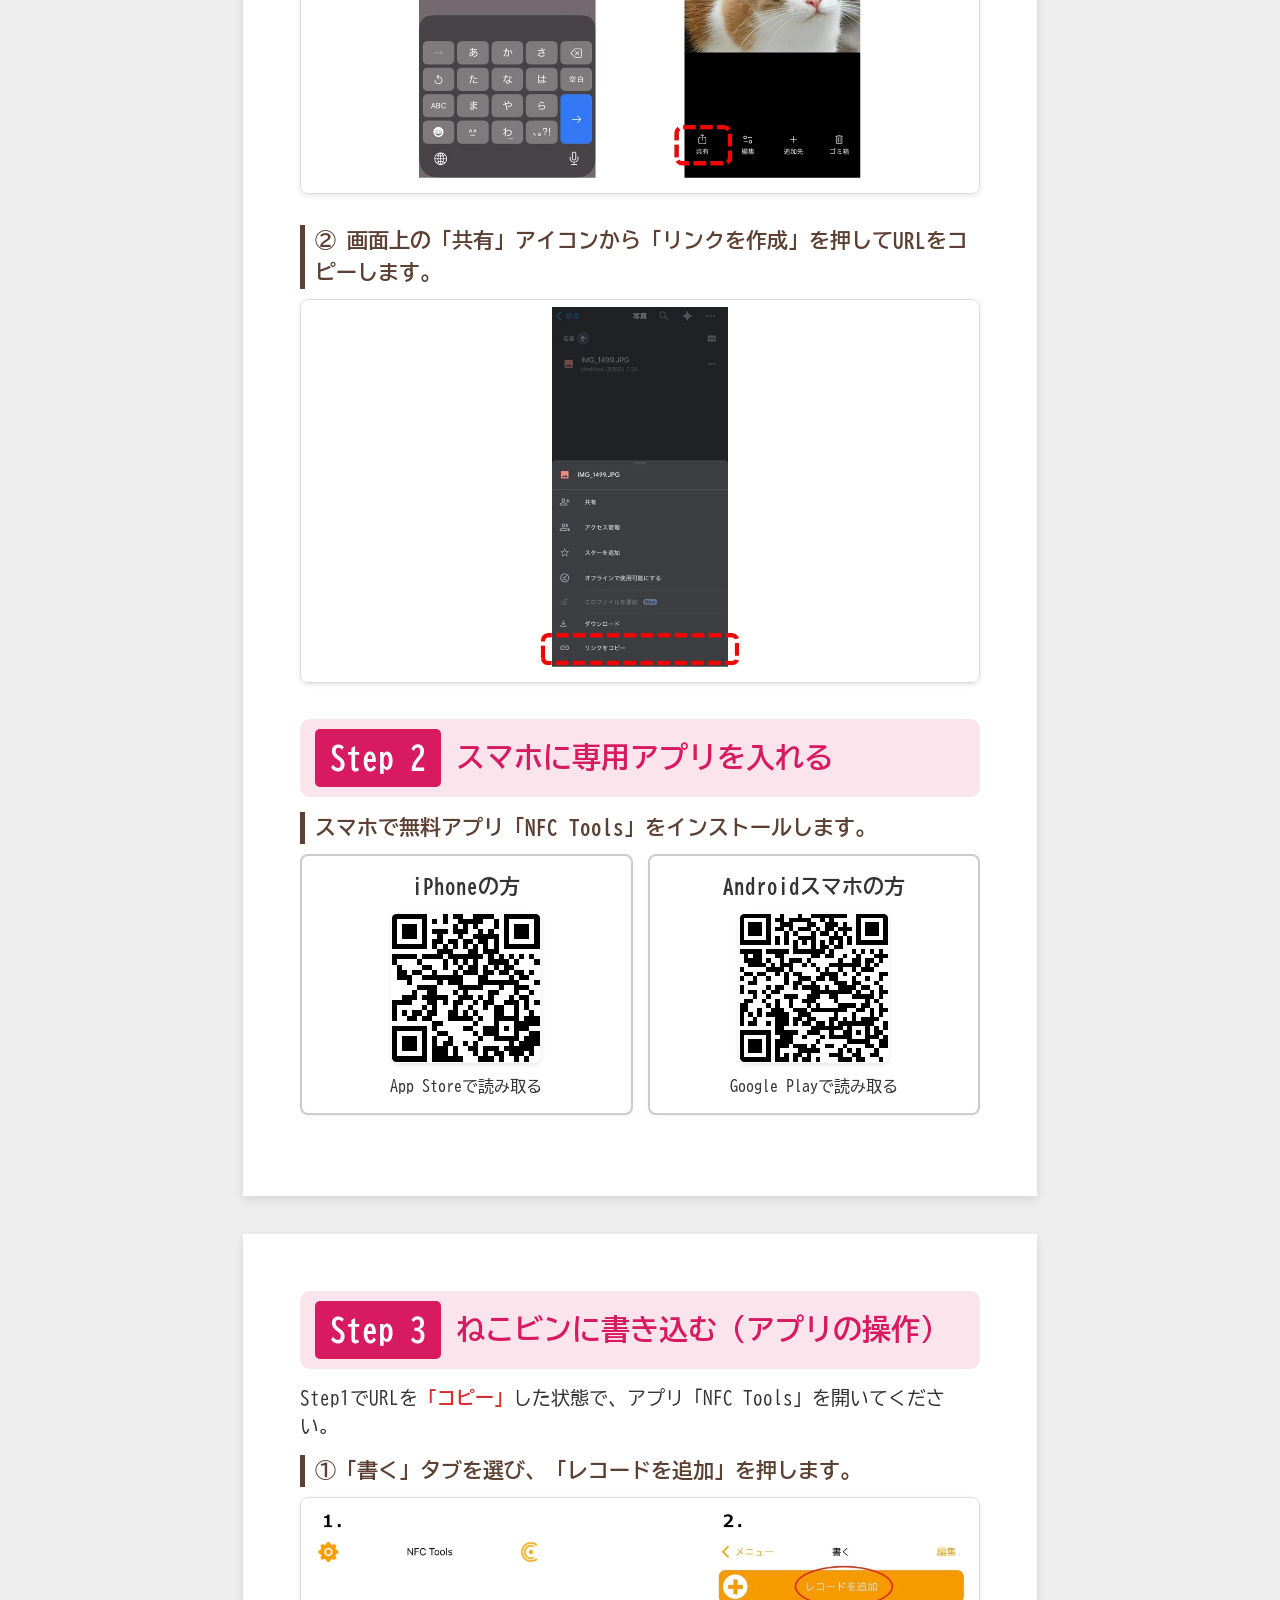
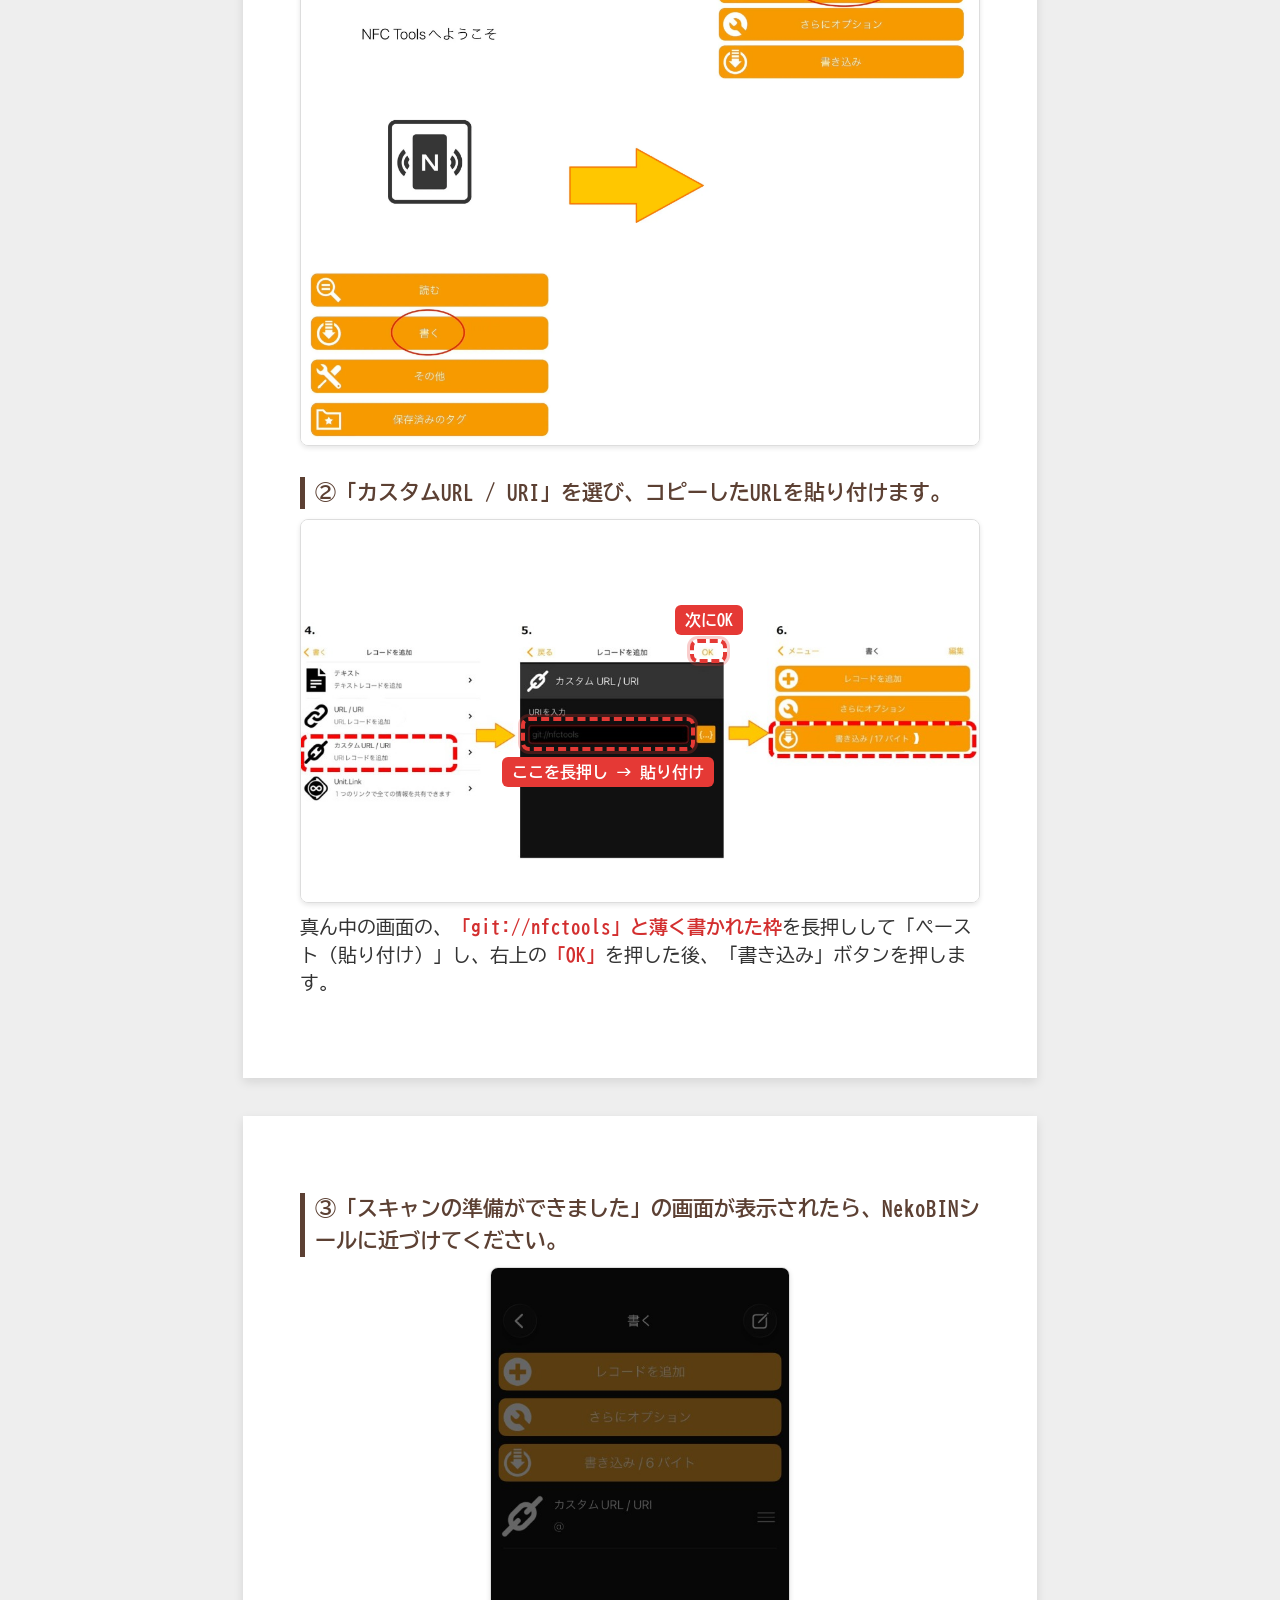
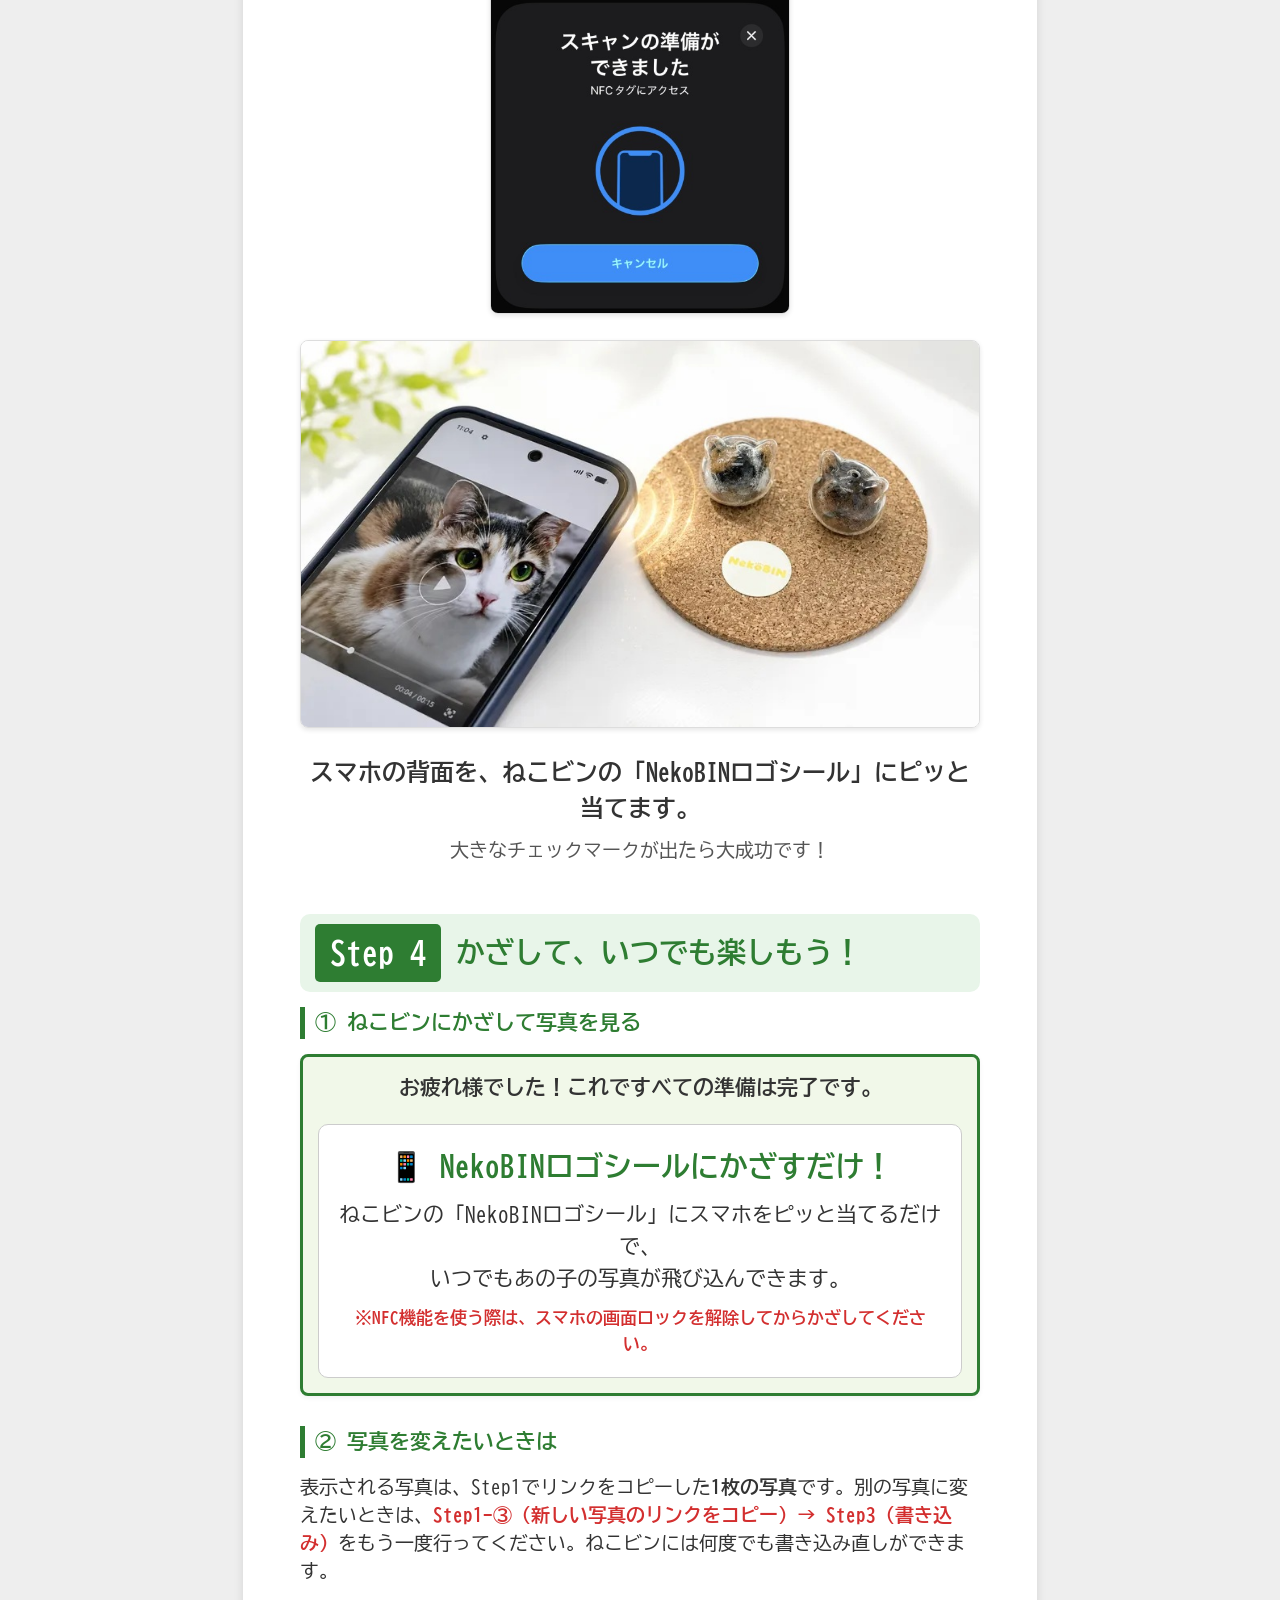
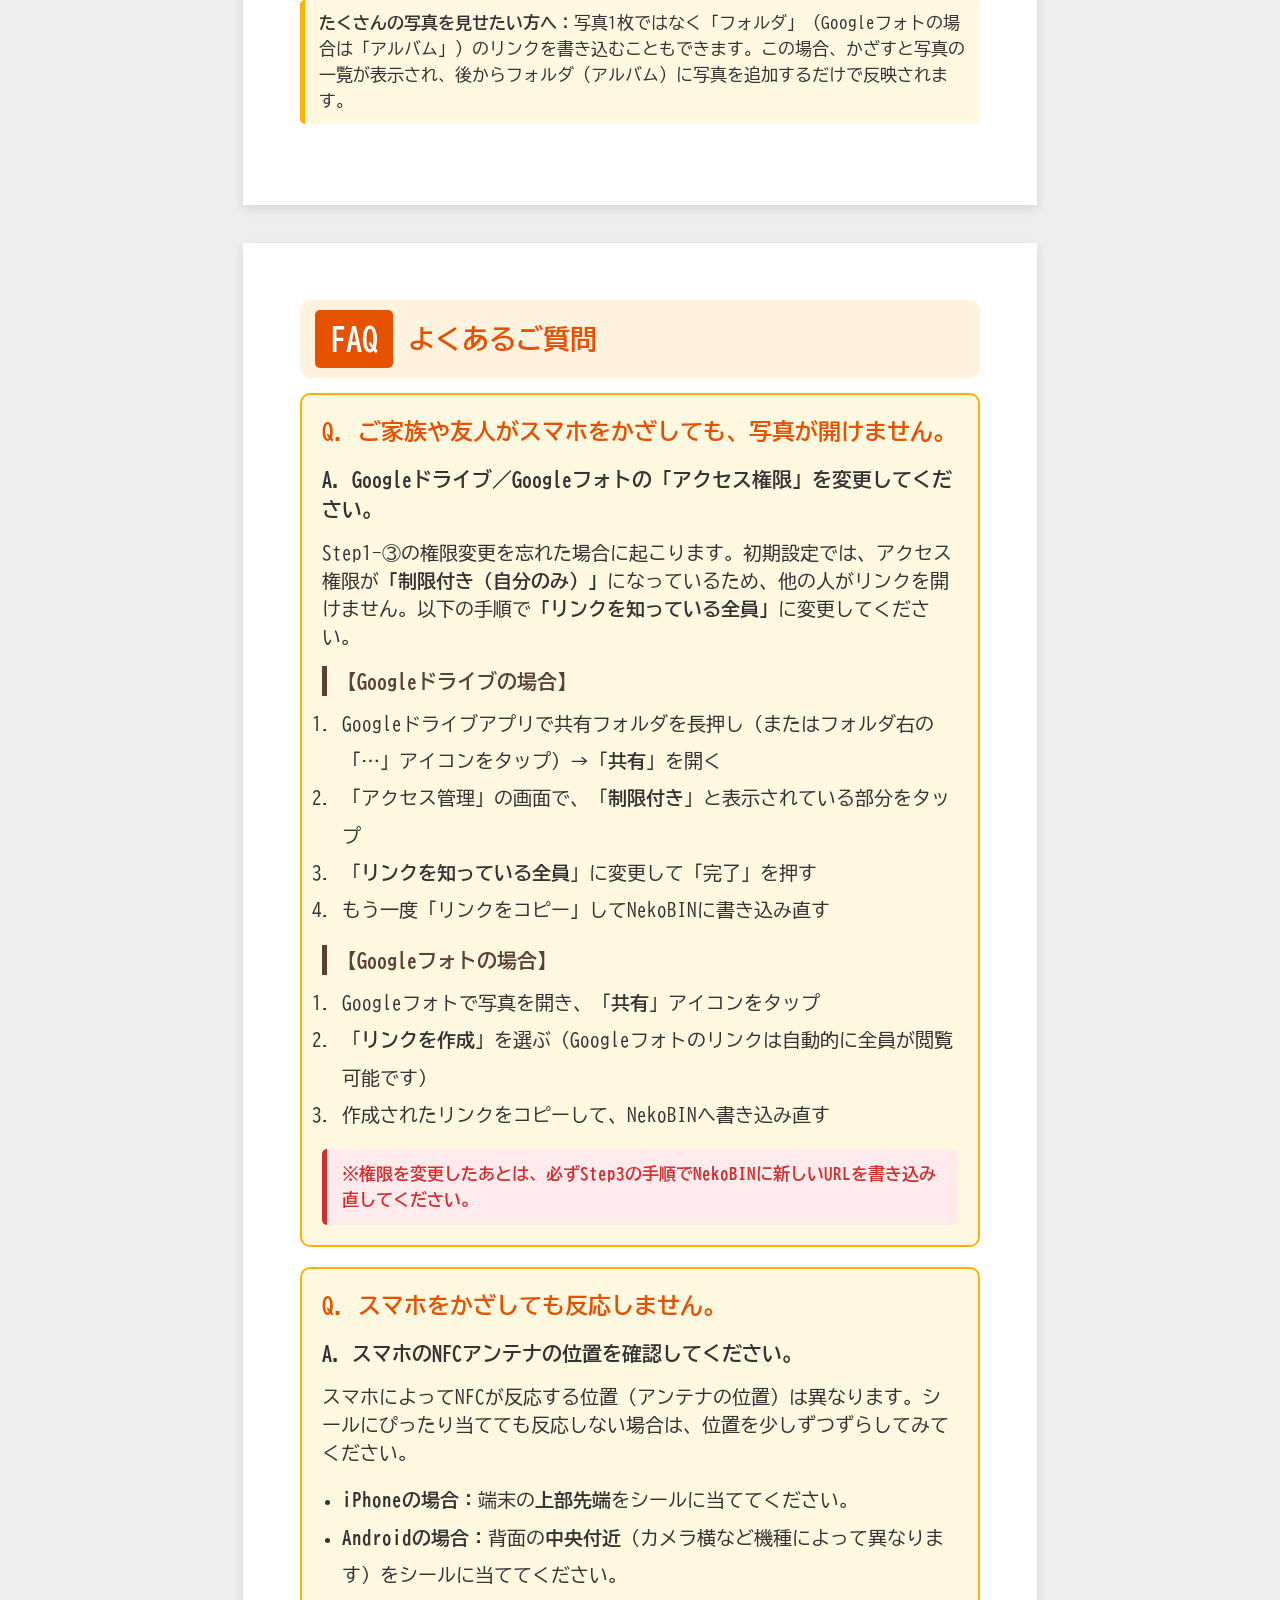
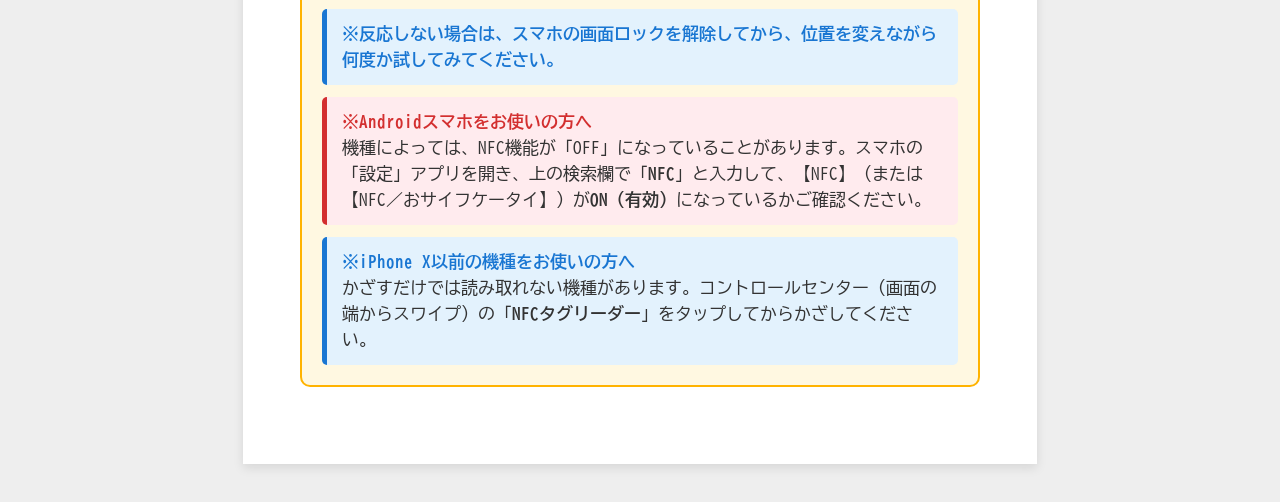
<file: nfc_manual_pdf.html>
<!DOCTYPE html>
<html lang="ja">
<head>
    <meta charset="UTF-8">
    <meta name="viewport" content="width=device-width, initial-scale=1.0">
    <title>ねこビン（デジタルフォト版）取扱説明書</title>
    <link rel="preconnect" href="https://fonts.googleapis.com">
    <link rel="preconnect" href="https://fonts.gstatic.com" crossorigin>
    <link href="https://fonts.googleapis.com/css2?family=BIZ+UDGothic:wght@400;700&display=swap" rel="stylesheet">
    <style>
        * { box-sizing: border-box; margin: 0; padding: 0; }
        body {
            font-family: 'BIZ UDGothic', "Hiragino Kaku Gothic ProN", "Meiryo", sans-serif;
            color: #333; background-color: #eee; line-height: 1.5;
        }
        @page { size: A4 portrait; margin: 12mm; }
        @media print {
            body { background-color: #fff; }
            .page { box-shadow: none !important; margin: 0 !important; page-break-after: always; }
            .no-print { display: none !important; }
        }
        .page {
            width: 210mm; min-height: 297mm; background: white;
            margin: 10mm auto; padding: 15mm;
            box-shadow: 0 4px 10px rgba(0,0,0,0.1); position: relative;
        }
        .header-title { text-align: center; font-size: 26pt; font-weight: bold; color: #5c4033; border-bottom: 3px solid #5c4033; padding-bottom: 5px; margin-bottom: 20px; }
        .header-subtitle { text-align: center; font-size: 16pt; color: #666; margin-top: -10px; margin-bottom: 20px; }
        
        .step-title {
            background-color: #fce4ec; color: #d81b60; font-size: 22pt; font-weight: bold;
            padding: 10px 15px; border-radius: 10px; margin-bottom: 15px; display: flex; align-items: center; gap: 15px;
            page-break-after: avoid;
        }
        .step-title .step-num { background-color: #d81b60; color: #fff; padding: 5px 15px; border-radius: 5px; font-size: 24pt; }
        
        .visual-block {
            page-break-inside: avoid;
            margin-bottom: 25px;
            text-align: center;
        }
        .visual-block img {
            max-width: 100%;
            height: auto;
            border-radius: 8px;
            box-shadow: 0 2px 5px rgba(0,0,0,0.1);
        }
        .visual-desc {
            font-size: 16pt;
            font-weight: bold;
            color: #5c4033;
            margin-bottom: 10px;
            text-align: left;
            border-left: 5px solid #5c4033;
            padding-left: 10px;
        }
        .visual-subtext {
            font-size: 14pt;
            text-align: left;
            margin-bottom: 15px;
        }

        .highlight { color: #d32f2f; font-weight: bold; }
        
        /* 印刷ボタン用のUI */
        .print-btn-container { text-align: center; padding: 15px; }
        .print-btn { background-color: #2196F3; color: white; border: none; padding: 10px 20px; font-size: 14pt; border-radius: 5px; cursor: pointer; }
        
        /* 擬似UIコンポーネント */
        .mock-ui { border: 2px solid #ccc; border-radius: 8px; padding: 15px; display: inline-block; text-align: left; background: #fff; width: 100%; box-shadow: 0 2px 5px rgba(0,0,0,0.05); }
        .flex-row { display: flex; gap: 15px; justify-content: center; }
        .flex-col { flex: 1; }

        /* 画像上の強調枠（元画像を加工せずCSSで重ねる） */
        .img-annotate { position: relative; display: block; width: 100%; }
        .img-annotate img { display: block; }
        .annotate-box {
            position: absolute; border: 4px dashed #e53935; border-radius: 8px;
            box-shadow: 0 0 0 3px rgba(229,57,53,0.25); pointer-events: none;
        }
        .annotate-label {
            position: absolute; transform: translateX(-50%);
            background: #e53935; color: #fff; font-weight: bold; font-size: 12pt;
            padding: 3px 10px; border-radius: 6px; white-space: nowrap; pointer-events: none;
            -webkit-print-color-adjust: exact; print-color-adjust: exact;
        }
        .step-sub { font-size: 14pt; line-height: 1.9; margin: 0 0 12px 1.5em; text-align: left; }
        .note-box {
            background-color: #fff8e1; border-left: 5px solid #ffb300; padding: 10px 14px;
            border-radius: 5px; font-size: 13pt; text-align: left; margin-top: 12px;
        }

        /* ===== スマホ表示用（画面幅768px以下・画面表示時のみ。PC表示と印刷には影響しない） ===== */
        @media screen and (max-width: 768px) {
            body { background-color: #fff; line-height: 1.7; }
            .page {
                width: 100%; min-height: 0; margin: 0; padding: 20px 16px;
                box-shadow: none; border-bottom: 8px solid #eee;
            }

            /* 見出し */
            .header-title { font-size: 22px !important; }
            .header-subtitle { font-size: 14px !important; margin-top: 0; }
            .step-title {
                font-size: 18px !important; padding: 10px 12px; gap: 10px;
                flex-wrap: wrap; margin-top: 24px !important;
            }
            .step-title .step-num { font-size: 16px !important; padding: 4px 10px; }
            .page h3 { font-size: 18px !important; }

            /* 本文 */
            .visual-desc { font-size: 16px !important; line-height: 1.6; }
            .visual-subtext, .step-sub, .page p, .page li { font-size: 15px !important; }
            .page div[style*="font-size"] { font-size: 15px !important; }
            .page .step-title div[style*="font-size"], .page .visual-desc { font-size: 16px !important; }
            .note-box, .page div[style*="13pt"] { font-size: 14px !important; }
            .step-sub, .page ol, .page ul { margin-left: 1.2em !important; line-height: 1.8 !important; }

            /* FAQなどの囲みは余白を詰める */
            .visual-block[style*="padding"] { padding: 14px !important; }
            .mock-ui { padding: 12px; }

            /* Step2のQRコードは縦並び */
            .flex-row { flex-direction: column; }
            .page div[style*="17pt"] { font-size: 17px !important; }
            .page div[style*="18pt"], .page h3[style*="22pt"] { font-size: 18px !important; }

            /* 画像上の強調ラベルは小さめに */
            .annotate-box { border-width: 2px; box-shadow: none; }
            .annotate-label { font-size: 10px; padding: 2px 5px; }
        }
    </style>
</head>
<body>
    <div class="no-print print-btn-container">
        <button class="print-btn" onclick="window.print()">このマニュアルを印刷・PDF保存する</button>
    </div>

    <!-- 1ページ目：PC作業 -->
    <div class="page">
        <h1 class="header-title">ねこビン（デジタルフォト版）<br>思い出の入れ方</h1>
        <p class="header-subtitle">〜 スマホをかざすだけで、いつでもあの子に会える 〜</p>

        <div class="step-title"><span class="step-num">Step 1</span>写真へのリンク（URL）を取得する</div>
        
        <h3 style="color: #4285F4; border-bottom: 2px solid #4285F4; margin-bottom: 15px; padding-bottom: 5px; font-size: 18pt;">Googleドライブの場合</h3>
        <div class="visual-block">
            <div class="visual-desc">① スマホの「Googleドライブ」アプリを開き、新しくフォルダを作ります。</div>
            <div style="text-align: center; margin-bottom: 10px;">
                <img src="gdrive_sp_open.jpg" alt="Googleドライブアプリを開く" style="width: 100%; border-radius: 8px; border: 1px solid #ddd; box-shadow: 0 2px 5px rgba(0,0,0,0.1); margin-bottom: 15px;">
                <img src="gdrive_sp_folder.jpg" alt="フォルダを作成" style="width: 100%; border-radius: 8px; border: 1px solid #ddd; box-shadow: 0 2px 5px rgba(0,0,0,0.1);">
                <div style="font-size: 13pt; margin-top: 10px; text-align: left;">※フォルダ名に「愛するペットの名前」などを付けて作成します。</div>
            </div>
        </div>

        <div class="visual-block">
            <div class="visual-desc">② 撮影した写真フォルダから写真を選んで、共有→「Googleドライブ」のフォルダに保存してください。</div>
            <div style="text-align: center; margin-bottom: 20px;">
                <img src="step1_upload_photo.jpg" alt="写真をアップロード" style="width: 100%; border-radius: 8px; border: 1px solid #ddd; box-shadow: 0 2px 5px rgba(0,0,0,0.1);">
            </div>
        </div>

        <div class="visual-block">
            <div class="visual-desc">③ 見られる人の設定（アクセス権限）を変えてから、「リンクをコピー」します。</div>
            <ol class="step-sub">
                <li>保存したフォルダから表示したい写真を選び、右の「…」をタップします。</li>
                <li>「<strong>アクセス管理</strong>」を開き、「<span class="highlight">制限付き</span>」と書かれた部分をタップして「<span class="highlight">リンクを知っている全員</span>」に変更します。</li>
                <li>元の画面に戻り、もう一度「…」から「<strong>リンクをコピー</strong>」を押します。</li>
            </ol>
            <div style="text-align: center;">
                <img src="gdrive_sp_copylink.jpg" alt="アクセス管理とリンクをコピー" style="width: 100%; border-radius: 8px; border: 1px solid #ddd; box-shadow: 0 2px 5px rgba(0,0,0,0.1);">
            </div>
            <div style="background-color: #ffebee; border-left: 5px solid #d32f2f; padding: 12px 15px; border-radius: 5px; font-size: 13pt; color: #d32f2f; font-weight: bold; text-align: left; margin-top: 12px;">
                ※この設定をしないと、ご家族などがかざしても写真が開けません。必ずリンクをコピーする前に設定してください。
            </div>
            <div class="note-box">
                ※「リンクを知っている全員」にすると、シールを読み取った方は誰でも写真を見られるようになります。人に見られて困る写真は入れないでください。
            </div>
        </div>
    </div>

    <!-- 2ページ目：Googleフォト〜アプリ準備 -->
    <div class="page">
        <h3 style="color: #ea4335; border-bottom: 2px solid #ea4335; margin-bottom: 15px; padding-bottom: 5px; font-size: 18pt;">Googleフォトの場合</h3>
        <div class="visual-block">
            <div class="visual-desc">① スマホの「Googleフォト」アプリを開き、見せたい写真を選択します。</div>
            <div style="text-align: center; margin-bottom: 20px;">
                <img src="gphotos_sp_open.jpg" alt="Googleフォトアプリを開いて写真を選択" style="width: 100%; border-radius: 8px; border: 1px solid #ddd; box-shadow: 0 2px 5px rgba(0,0,0,0.1);">
            </div>
        </div>

        <div class="visual-block">
            <div class="visual-desc">② 画面上の「共有」アイコンから「リンクを作成」を押してURLをコピーします。</div>
            <div style="text-align: center;">
                <img src="gphotos_sp_share.jpg" alt="Googleフォトの共有リンク作成" style="width: 100%; border-radius: 8px; border: 1px solid #ddd; box-shadow: 0 2px 5px rgba(0,0,0,0.1);">
            </div>
        </div>


        <div class="step-title" style="margin-top: 30px;"><span class="step-num">Step 2</span>スマホに専用アプリを入れる</div>
        <div class="visual-block">
            <div class="visual-desc">スマホで無料アプリ「NFC Tools」をインストールします。</div>
            <div class="flex-row">
                <div class="flex-col mock-ui" style="text-align: center;">
                    <div style="font-size: 16pt; font-weight: bold; margin-bottom: 10px;">iPhoneの方</div>
                    <img src="qr_appstore.png" alt="App Store QR" style="width: 150px; height: 150px; display: inline-block;">
                    <div style="font-size: 12pt; margin-top: 5px;">App Storeで読み取る</div>
                </div>
                <div class="flex-col mock-ui" style="text-align: center;">
                    <div style="font-size: 16pt; font-weight: bold; margin-bottom: 10px;">Androidスマホの方</div>
                    <img src="qr_googleplay.png" alt="Google Play QR" style="width: 150px; height: 150px; display: inline-block;">
                    <div style="font-size: 12pt; margin-top: 5px;">Google Playで読み取る</div>
                </div>
            </div>
        </div>
    </div>

    <!-- 3ページ目：スマホアプリ操作 -->
    <div class="page">
        <div class="step-title"><span class="step-num">Step 3</span>ねこビンに書き込む（アプリの操作）</div>
        <div class="visual-subtext">Step1でURLを<span class="highlight">「コピー」</span>した状態で、アプリ「NFC Tools」を開いてください。</div>

        <!-- 最初の画面遷移の画像を大きく表示 -->
        <div class="visual-block">
            <div class="visual-desc">①「書く」タブを選び、「レコードを追加」を押します。</div>
            <!-- appli3 か appli4 がこの画面だと思われる。両方並べるか、代表としてappli4を使用 -->
            <img src="appli4.webp" alt="レコード追加画面" style="width: 100%; border: 1px solid #ddd;">
        </div>

        <div class="visual-block">
            <div class="visual-desc">②「カスタムURL / URI」を選び、コピーしたURLを貼り付けます。</div>
            <!-- 添付画像（step3_2_new.jpg）に差し替え -->
            <div class="img-annotate">
                <img src="step3_2_new.jpg" alt="URL貼り付けと書き込み" style="width: 100%; border: 1px solid #ddd;">
                <!-- 5.の入力枠 -->
                <div class="annotate-box" style="left: 32.5%; top: 51.5%; width: 25.6%; height: 9%;"></div>
                <div class="annotate-label" style="left: 45.3%; top: 62%;">ここを長押し → 貼り付け</div>
                <!-- 5.の右上OK -->
                <div class="annotate-box" style="left: 57.4%; top: 31.2%; width: 5.4%; height: 6.4%;"></div>
                <div class="annotate-label" style="left: 60.1%; top: 22.5%;">次にOK</div>
            </div>
            <p class="visual-subtext" style="margin-top: 10px;">真ん中の画面の、<span class="highlight">「git://nfctools」と薄く書かれた枠</span>を長押しして「ペースト（貼り付け）」し、右上の<span class="highlight">「OK」</span>を押した後、「書き込み」ボタンを押します。</p>
        </div>
    </div>

    <!-- 4ページ目：かざす操作と完了 -->
    <div class="page">
        <div class="visual-block" style="margin-top: 20px;">
            <div class="visual-desc">③「スキャンの準備ができました」の画面が表示されたら、NekoBINシールに近づけてください。</div>
            <div style="text-align: center; margin-bottom: 20px;">
                <img src="step3_scan_ready.jpg" alt="スキャンの準備ができました" style="width: 100%; max-width: 300px; border-radius: 8px; border: 1px solid #ddd; box-shadow: 0 2px 5px rgba(0,0,0,0.1);">
            </div>
            <div style="text-align: center;">
                <img src="4.jpg" alt="スマホをねこビンにかざす" style="width: 100%; border-radius: 8px; border: 1px solid #ddd; box-shadow: 0 2px 5px rgba(0,0,0,0.1);">
                <div style="font-size: 18pt; font-weight: bold; margin-top: 20px;">スマホの背面を、ねこビンの「NekoBINロゴシール」にピッと当てます。</div>
                <div style="font-size: 14pt; color: #555; margin-top: 10px;">大きなチェックマークが出たら大成功です！</div>
            </div>
        </div>

        <div class="step-title" style="margin-top: 50px; background-color: #e8f5e9; color: #2e7d32;">
            <span class="step-num" style="background-color: #2e7d32;">Step 4</span>
            かざして、いつでも楽しもう！
        </div>

        <div class="visual-block">
            <div class="visual-desc" style="border-left-color: #2e7d32; color: #2e7d32; margin-bottom: 15px;">① ねこビンにかざして写真を見る</div>
            <div class="mock-ui" style="border-color: #2e7d32; border-width: 3px; background-color: #f1f8e9;">
                <p class="visual-subtext" style="font-size: 16pt; font-weight: bold; text-align: center;">お疲れ様でした！これですべての準備は完了です。</p>
                <div style="background-color: #fff; padding: 20px; border-radius: 10px; text-align: center; margin-top: 20px; border: 1px solid #ccc;">
                    <h3 style="color: #2e7d32; font-size: 22pt; margin-bottom: 10px;">📱 NekoBINロゴシールにかざすだけ！</h3>
                    <p style="font-size: 16pt;">
                        ねこビンの「NekoBINロゴシール」にスマホをピッと当てるだけで、<br>いつでもあの子の写真が飛び込んできます。
                    </p>
                    <p style="font-size: 13pt; color: #d32f2f; margin-top: 10px; font-weight: bold;">※NFC機能を使う際は、スマホの画面ロックを解除してからかざしてください。</p>
                </div>
            </div>

            <div class="visual-desc" style="border-left-color: #2e7d32; color: #2e7d32; margin-bottom: 15px; margin-top: 30px;">② 写真を変えたいときは</div>
            <p class="visual-subtext">表示される写真は、Step1でリンクをコピーした<strong>1枚の写真</strong>です。別の写真に変えたいときは、<span class="highlight">Step1-③（新しい写真のリンクをコピー）→ Step3（書き込み）</span>をもう一度行ってください。ねこビンには何度でも書き込み直しができます。</p>
            <div class="note-box">
                <strong>たくさんの写真を見せたい方へ：</strong>写真1枚ではなく「フォルダ」（Googleフォトの場合は「アルバム」）のリンクを書き込むこともできます。この場合、かざすと写真の一覧が表示され、後からフォルダ（アルバム）に写真を追加するだけで反映されます。
            </div>
        </div>
    </div>

    <!-- FAQページ -->
    <div class="page">
        <div class="step-title" style="background-color: #fff3e0; color: #e65100; font-size: 20pt;">
            <span class="step-num" style="background-color: #e65100;">FAQ</span>よくあるご質問
        </div>

        <div class="visual-block" style="background-color: #fff8e1; border: 2px solid #ffb300; padding: 20px; border-radius: 10px; margin-bottom: 20px; text-align: left;">
            <div style="font-size: 17pt; font-weight: bold; color: #e65100; margin-bottom: 15px;">Q. ご家族や友人がスマホをかざしても、写真が開けません。</div>
            <div style="font-size: 15pt; font-weight: bold; color: #333; margin-bottom: 15px;">A. Googleドライブ／Googleフォトの「アクセス権限」を変更してください。</div>
            <p style="font-size: 14pt; margin-bottom: 15px;">Step1-③の権限変更を忘れた場合に起こります。初期設定では、アクセス権限が<strong>「制限付き（自分のみ）」</strong>になっているため、他の人がリンクを開けません。以下の手順で<strong>「リンクを知っている全員」</strong>に変更してください。</p>

            <div class="visual-desc" style="font-size: 15pt; margin-bottom: 10px;">【Googleドライブの場合】</div>
            <ol style="font-size: 14pt; line-height: 2; margin-left: 20px; margin-bottom: 15px;">
                <li>Googleドライブアプリで共有フォルダを長押し（またはフォルダ右の「…」アイコンをタップ）→「<strong>共有</strong>」を開く</li>
                <li>「アクセス管理」の画面で、「<strong>制限付き</strong>」と表示されている部分をタップ</li>
                <li>「<strong>リンクを知っている全員</strong>」に変更して「完了」を押す</li>
                <li>もう一度「リンクをコピー」してNekoBINに書き込み直す</li>
            </ol>

            <div class="visual-desc" style="font-size: 15pt; margin-bottom: 10px;">【Googleフォトの場合】</div>
            <ol style="font-size: 14pt; line-height: 2; margin-left: 20px; margin-bottom: 15px;">
                <li>Googleフォトで写真を開き、「<strong>共有</strong>」アイコンをタップ</li>
                <li>「<strong>リンクを作成</strong>」を選ぶ（Googleフォトのリンクは自動的に全員が閲覧可能です）</li>
                <li>作成されたリンクをコピーして、NekoBINへ書き込み直す</li>
            </ol>

            <div style="background-color: #ffebee; border-left: 5px solid #d32f2f; padding: 12px 15px; border-radius: 5px; font-size: 13pt; color: #d32f2f; font-weight: bold;">
                ※権限を変更したあとは、必ずStep3の手順でNekoBINに新しいURLを書き込み直してください。
            </div>
        </div>

        <div class="visual-block" style="background-color: #fff8e1; border: 2px solid #ffb300; padding: 20px; border-radius: 10px; margin-bottom: 20px; text-align: left;">
            <div style="font-size: 17pt; font-weight: bold; color: #e65100; margin-bottom: 15px;">Q. スマホをかざしても反応しません。</div>
            <div style="font-size: 15pt; font-weight: bold; color: #333; margin-bottom: 15px;">A. スマホのNFCアンテナの位置を確認してください。</div>
            <p style="font-size: 14pt; margin-bottom: 15px;">スマホによってNFCが反応する位置（アンテナの位置）は異なります。シールにぴったり当てても反応しない場合は、位置を少しずつずらしてみてください。</p>
            <ul style="font-size: 14pt; line-height: 2; margin-left: 20px; margin-bottom: 15px;">
                <li><strong>iPhoneの場合：</strong>端末の<strong>上部先端</strong>をシールに当ててください。</li>
                <li><strong>Androidの場合：</strong>背面の<strong>中央付近</strong>（カメラ横など機種によって異なります）をシールに当ててください。</li>
            </ul>
            <div style="background-color: #e3f2fd; border-left: 5px solid #1976d2; padding: 12px 15px; border-radius: 5px; font-size: 13pt; color: #1976d2; font-weight: bold;">
                ※反応しない場合は、スマホの画面ロックを解除してから、位置を変えながら何度か試してみてください。
            </div>
            <div style="background-color: #ffebee; border-left: 5px solid #d32f2f; padding: 12px 15px; border-radius: 5px; font-size: 13pt; color: #333; margin-top: 12px;">
                <strong style="color: #d32f2f;">※Androidスマホをお使いの方へ</strong><br>
                機種によっては、NFC機能が「OFF」になっていることがあります。スマホの「設定」アプリを開き、上の検索欄で「<strong>NFC</strong>」と入力して、【NFC】（または【NFC／おサイフケータイ】）が<strong>ON（有効）</strong>になっているかご確認ください。
            </div>
            <div style="background-color: #e3f2fd; border-left: 5px solid #1976d2; padding: 12px 15px; border-radius: 5px; font-size: 13pt; color: #333; margin-top: 12px;">
                <strong style="color: #1976d2;">※iPhone X以前の機種をお使いの方へ</strong><br>
                かざすだけでは読み取れない機種があります。コントロールセンター（画面の端からスワイプ）の「<strong>NFCタグリーダー</strong>」をタップしてからかざしてください。
            </div>
        </div>
    </div>


</body>
</html>
</file>
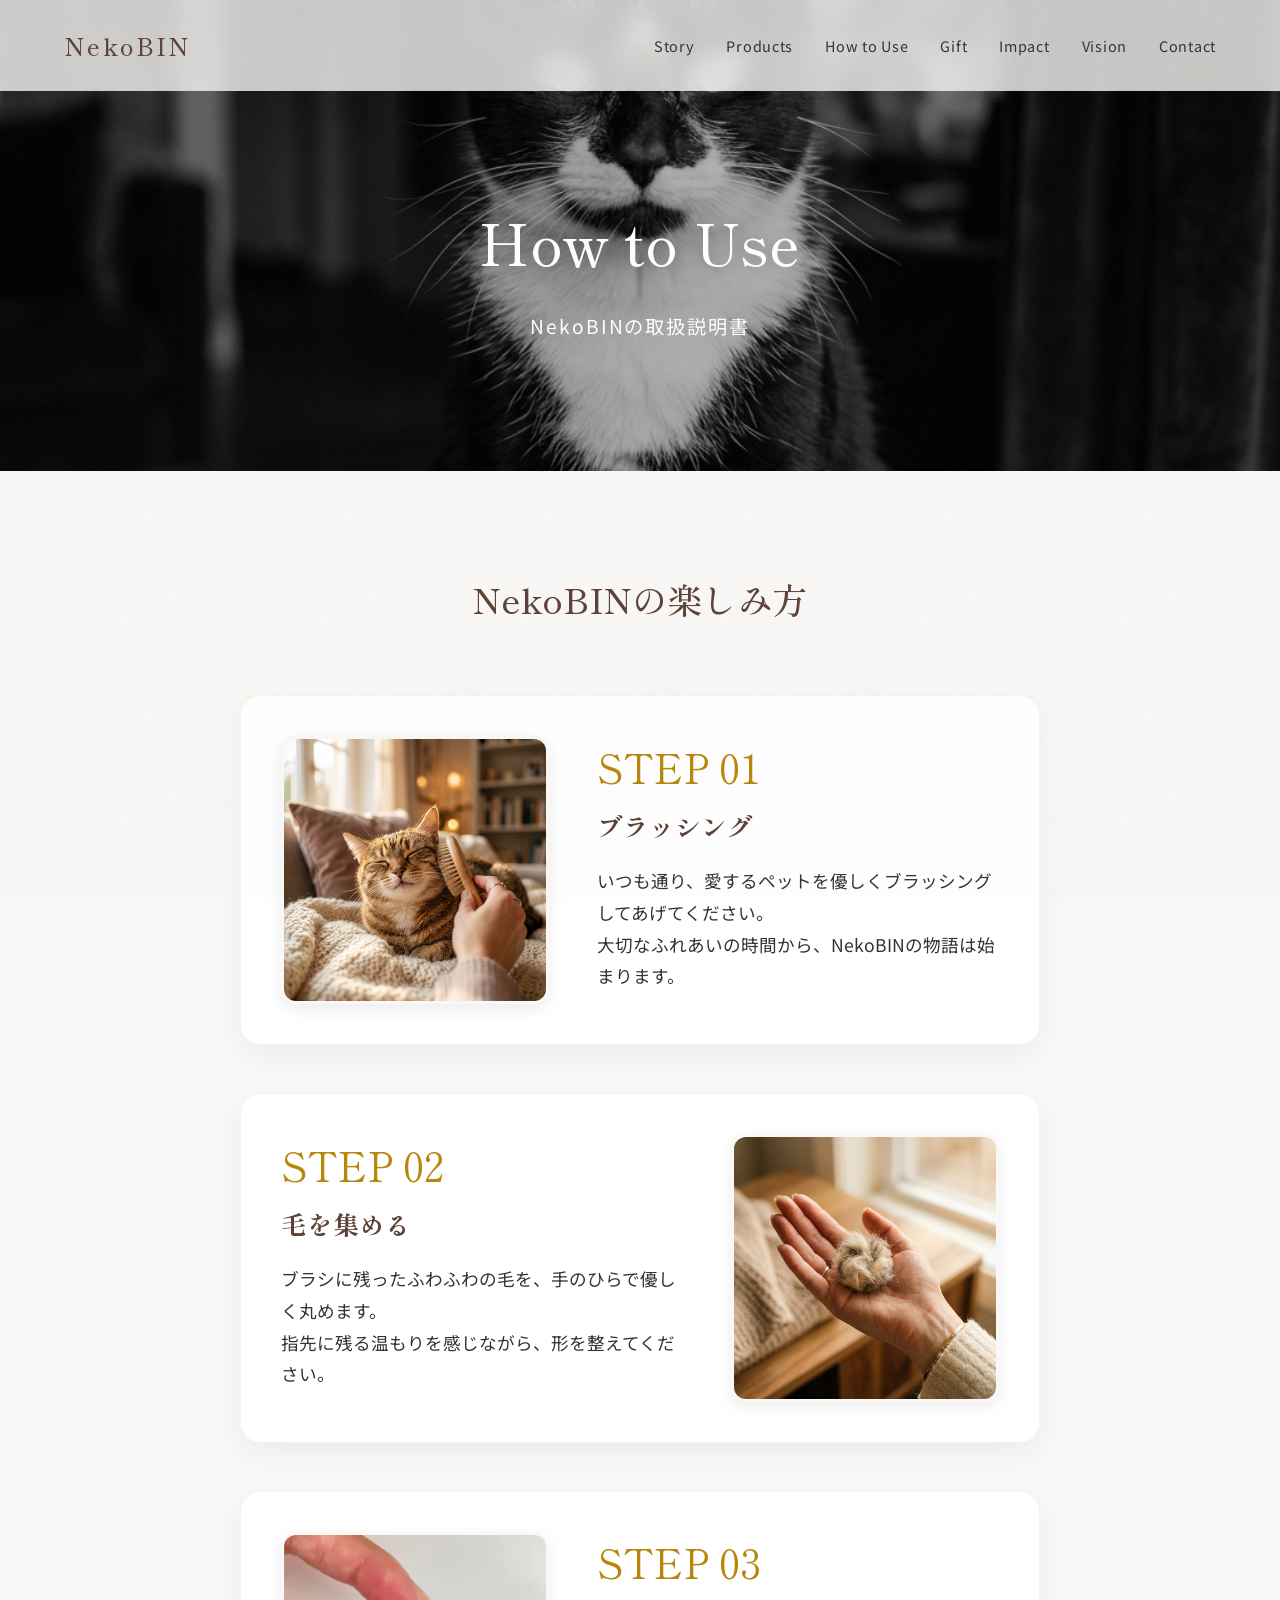
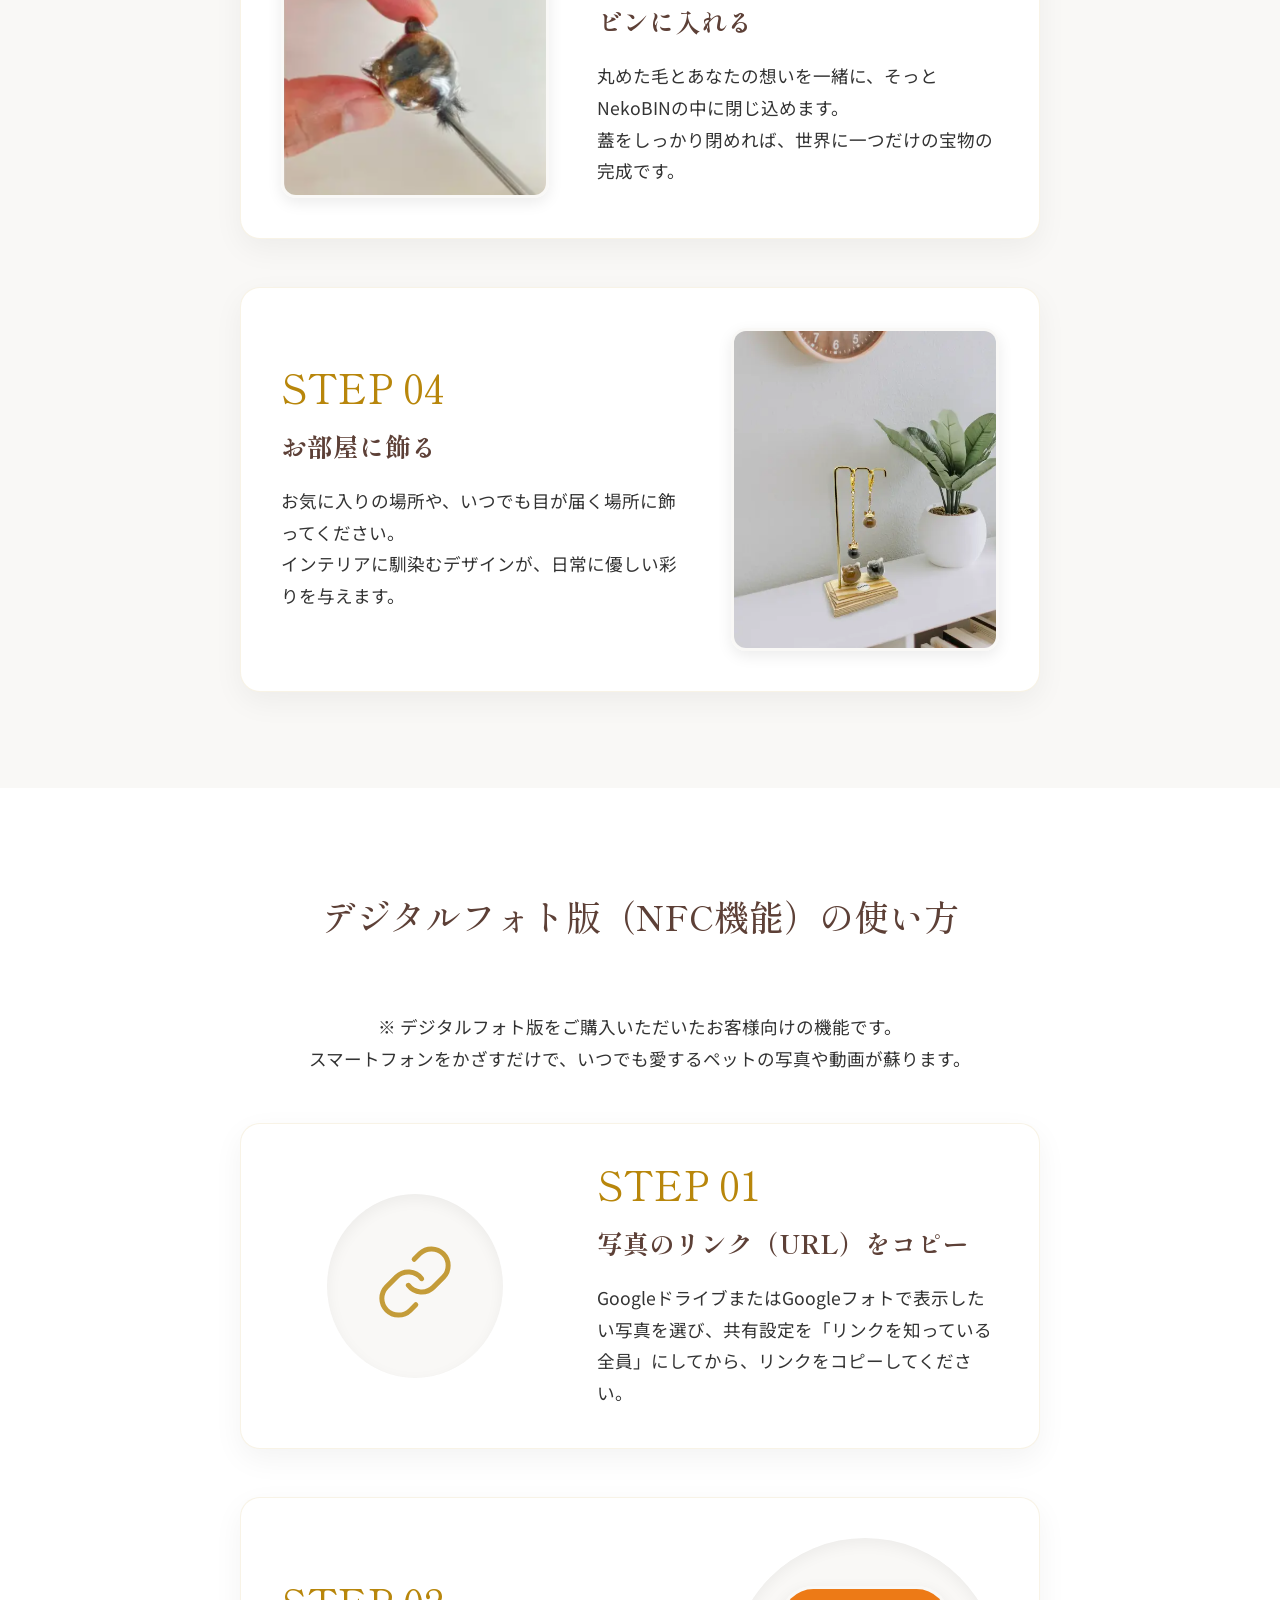
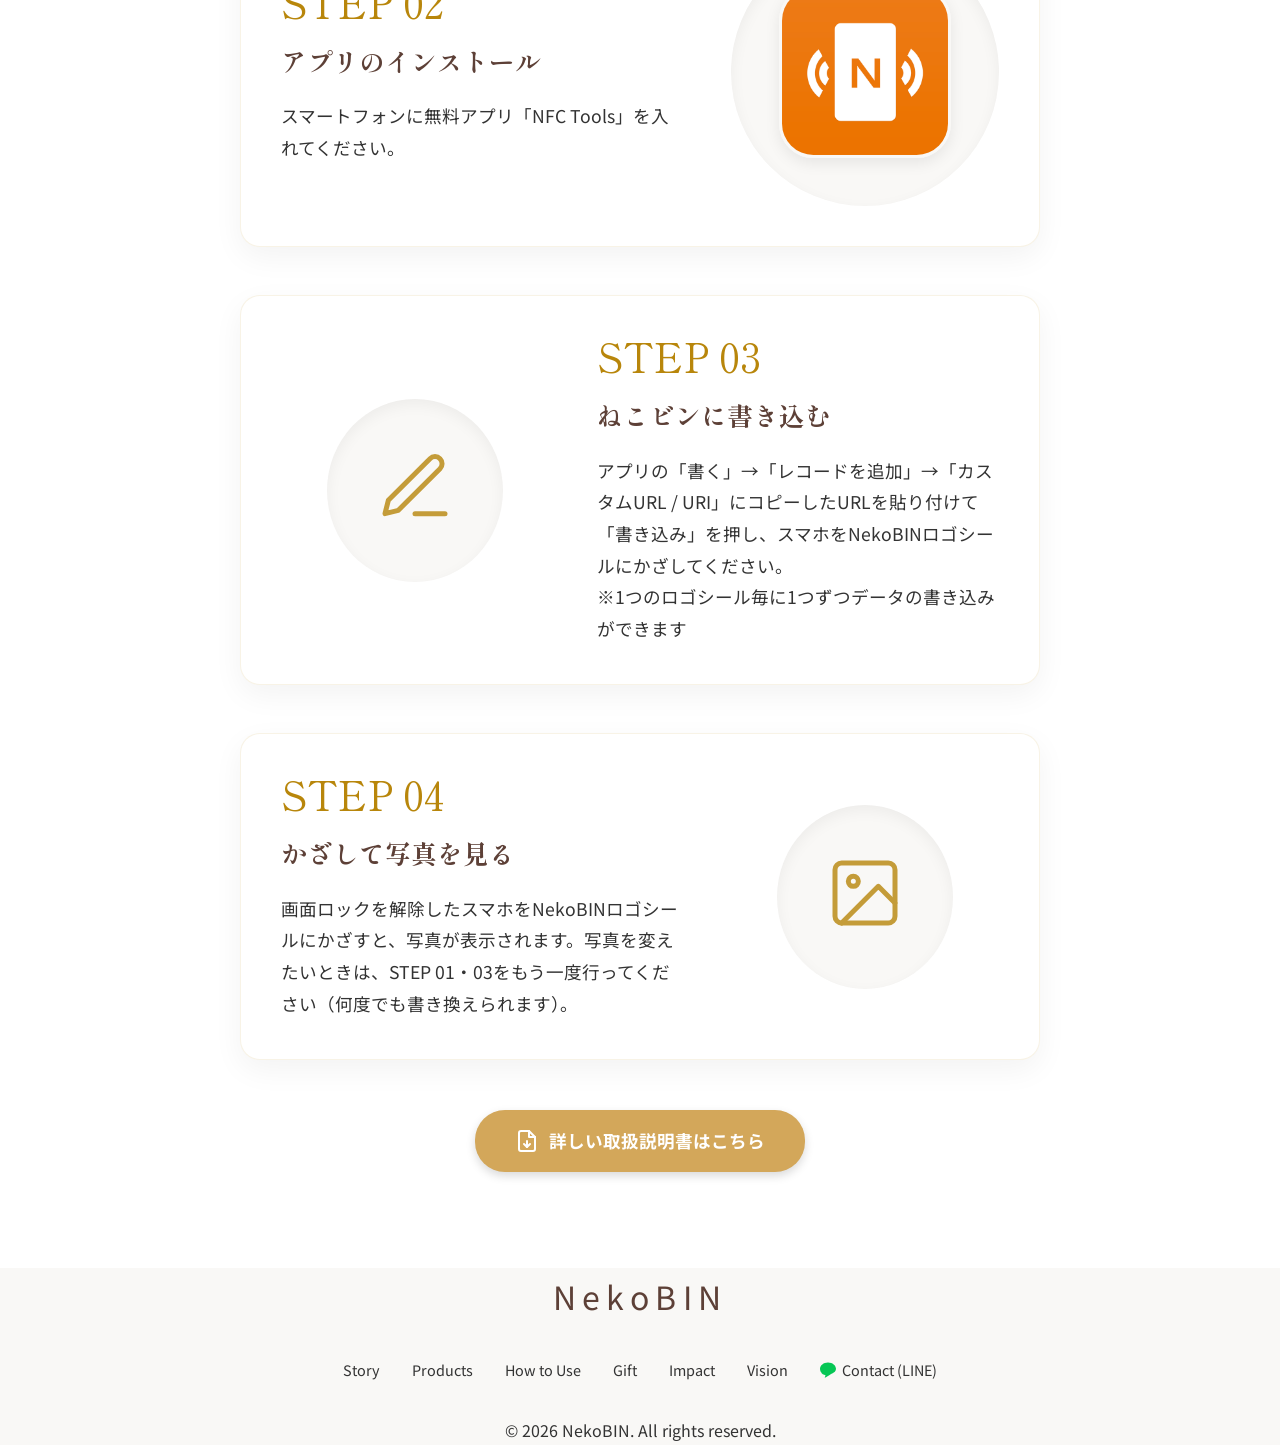
<file: usage.html>
<!DOCTYPE html>
<html lang="ja">

<head>
    <meta charset="UTF-8">
    <meta name="viewport" content="width=device-width, initial-scale=1.0">
    <title>How to Use - NekoBIN（ねこビン）| 愛するペットの毛を、思い出に変える。</title>
    <meta name="description" content="NekoBIN（ねこビン）とデジタルフォト版（NFC機能）の詳しい使い方をご紹介します。大切なペットの毛を保管し、いつでも思い出に触れられる体験を。">

    <!-- Google Fonts -->
    <link rel="preconnect" href="https://fonts.googleapis.com">
    <link rel="preconnect" href="https://fonts.gstatic.com" crossorigin>
    <link
        href="https://fonts.googleapis.com/css2?family=Noto+Sans+JP:wght@300;400;500&family=Shippori+Mincho:wght@400;500;600&display=swap"
        rel="stylesheet">

    <!-- CSS -->
    <link rel="stylesheet" href="style.css?v=3">
    <style>
        .usage-hero {
            padding: 12rem 0 8rem;
            background: linear-gradient(rgba(0, 0, 0, 0.3), rgba(0, 0, 0, 0.3)), url('premium_monotone_cat_hero_1777551251854.png');
            background-size: cover;
            background-position: center;
            text-align: center;
            color: var(--color-white);
        }

        .usage-hero h1 {
            font-size: 3.5rem;
            margin-bottom: 1rem;
            text-shadow: 0 2px 15px rgba(0, 0, 0, 0.2);
            font-family: var(--font-serif);
        }

        .usage-hero p {
            font-size: 1.2rem;
            letter-spacing: 0.1em;
        }

        .usage-page-section {
            padding: 6rem 0;
            background: var(--color-white);
        }

        .usage-page-section:nth-child(even) {
            background: var(--color-bg);
        }

        .usage-page-section h2 {
            font-size: 2.2rem;
            text-align: center;
            margin-bottom: 4rem;
            color: var(--color-text-sub);
            font-family: var(--font-serif);
        }

        /* 取扱説明書風のレイアウト */
        .manual-steps {
            max-width: 800px;
            margin: 0 auto;
            display: flex;
            flex-direction: column;
            gap: 3rem;
        }

        .manual-step {
            display: flex;
            align-items: center;
            gap: 3rem;
            background: #fff;
            padding: 2.5rem;
            border-radius: 20px;
            box-shadow: 0 10px 30px rgba(0, 0, 0, 0.05);
            border: 1px solid rgba(184, 134, 11, 0.1);
        }

        /* 偶数番目は画像を右側に配置 */
        .manual-step:nth-child(even) {
            flex-direction: row-reverse;
        }

        .manual-step-img {
            flex: 1;
            min-width: 250px;
            display: flex;
            justify-content: center;
            align-items: center;
        }

        .manual-step-img img {
            width: 100%;
            border-radius: 15px;
            box-shadow: 0 5px 15px rgba(0, 0, 0, 0.08);
            border: 3px solid var(--color-bg);
        }

        .manual-step-content {
            flex: 1.5;
        }

        .manual-step-num {
            font-family: var(--font-serif);
            font-size: 2.5rem;
            color: var(--color-accent);
            line-height: 1;
            margin-bottom: 1rem;
            display: block;
        }

        .manual-step-title {
            font-family: var(--font-serif);
            font-size: 1.6rem;
            color: var(--color-text-sub);
            margin-bottom: 1rem;
        }

        .manual-step-desc {
            font-size: 1.1rem;
            line-height: 1.8;
            color: var(--color-text-main);
        }

        .nfc-icon-wrapper {
            background: var(--color-bg);
            padding: 3rem;
            border-radius: 50%;
            box-shadow: inset 0 5px 15px rgba(0, 0, 0, 0.05);
        }

        .nfc-icon-wrapper svg {
            width: 80px;
            height: 80px;
            color: var(--color-accent);
            opacity: 0.8;
        }

        /* スマホ向けの調整 */
        @media (max-width: 768px) {

            .manual-step,
            .manual-step:nth-child(even) {
                flex-direction: column;
                padding: 1.5rem;
                gap: 1.5rem;
            }

            .manual-step-img {
                width: 100%;
                min-width: auto;
            }

            .manual-step-content {
                text-align: center;
            }
        }
    </style>
</head>

<body>
    <div class="noise-overlay"></div>

    <header id="header">
        <nav class="nav-container">
            <div class="logo">NekoBIN</div>
            <div class="menu-toggle" id="mobile-menu">
                <span></span>
                <span></span>
                <span></span>
            </div>
            <ul class="nav-links">
                <li><a href="index.html#story">Story</a></li>
                <li><a href="index.html#products">Products</a></li>
                <li><a href="usage.html">How to Use</a></li>
                <li><a href="gift.html">Gift</a></li>
                <li><a href="impact.html">Impact</a></li>
                <li><a href="vision.html">Vision</a></li>
                <li><a href="index.html#footer">Contact</a></li>
            </ul>
        </nav>
    </header>

    <main>
        <!-- Hero Section -->
        <section class="usage-hero fade-in">
            <div class="container">
                <h1>How to Use</h1>
                <p>NekoBINの取扱説明書</p>
            </div>
        </section>

        <!-- Normal NekoBIN Usage -->
        <section class="usage-page-section animate-on-scroll">
            <div class="container">
                <h2>NekoBINの楽しみ方</h2>
                <div class="manual-steps">
                    <div class="manual-step">
                        <div class="manual-step-img">
                            <img src="step1_brushing.png" alt="ブラッシング">
                        </div>
                        <div class="manual-step-content">
                            <span class="manual-step-num">STEP 01</span>
                            <h4 class="manual-step-title">ブラッシング</h4>
                            <p class="manual-step-desc">
                                いつも通り、愛するペットを優しくブラッシングしてあげてください。<br>大切なふれあいの時間から、NekoBINの物語は始まります。</p>
                        </div>
                    </div>
                    <div class="manual-step">
                        <div class="manual-step-img">
                            <img src="step2_fur_palm.png" alt="毛を集める">
                        </div>
                        <div class="manual-step-content">
                            <span class="manual-step-num">STEP 02</span>
                            <h4 class="manual-step-title">毛を集める</h4>
                            <p class="manual-step-desc">ブラシに残ったふわふわの毛を、手のひらで優しく丸めます。<br>指先に残る温もりを感じながら、形を整えてください。</p>
                        </div>
                    </div>
                    <div class="manual-step">
                        <div class="manual-step-img">
                            <img src="step3_put_in.png" alt="ビンに入れる">
                        </div>
                        <div class="manual-step-content">
                            <span class="manual-step-num">STEP 03</span>
                            <h4 class="manual-step-title">ビンに入れる</h4>
                            <p class="manual-step-desc">
                                丸めた毛とあなたの想いを一緒に、そっとNekoBINの中に閉じ込めます。<br>蓋をしっかり閉めれば、世界に一つだけの宝物の完成です。</p>
                        </div>
                    </div>
                    <div class="manual-step">
                        <div class="manual-step-img">
                            <img src="step4_decorate.png" alt="飾る">
                        </div>
                        <div class="manual-step-content">
                            <span class="manual-step-num">STEP 04</span>
                            <h4 class="manual-step-title">お部屋に飾る</h4>
                            <p class="manual-step-desc">お気に入りの場所や、いつでも目が届く場所に飾ってください。<br>インテリアに馴染むデザインが、日常に優しい彩りを与えます。
                            </p>
                        </div>
                    </div>
                </div>
            </div>
        </section>

        <!-- NFC Tag Usage -->
        <section class="usage-page-section animate-on-scroll">
            <div class="container">
                <h2>デジタルフォト版（NFC機能）の使い方</h2>

                <p
                    style="text-align: center; margin-bottom: 3rem; color: var(--color-text-main); font-size: 1.1rem; line-height: 1.8;">
                    ※ デジタルフォト版をご購入いただいたお客様向けの機能です。<br>
                    スマートフォンをかざすだけで、いつでも愛するペットの写真や動画が蘇ります。
                </p>

                <div class="manual-steps">
                    <div class="manual-step">
                        <div class="manual-step-img">
                            <div class="nfc-icon-wrapper">
                                <!-- Link Icon -->
                                <svg viewBox="0 0 24 24" fill="none" stroke="currentColor" stroke-width="1.5"
                                    stroke-linecap="round" stroke-linejoin="round">
                                    <path d="M10 13a5 5 0 0 0 7.54.54l3-3a5 5 0 0 0-7.07-7.07l-1.72 1.71"></path>
                                    <path d="M14 11a5 5 0 0 0-7.54-.54l-3 3a5 5 0 0 0 7.07 7.07l1.71-1.71"></path>
                                </svg>
                            </div>
                        </div>
                        <div class="manual-step-content">
                            <span class="manual-step-num">STEP 01</span>
                            <h4 class="manual-step-title">写真のリンク（URL）をコピー</h4>
                            <p class="manual-step-desc">
                                GoogleドライブまたはGoogleフォトで表示したい写真を選び、共有設定を「リンクを知っている全員」にしてから、リンクをコピーしてください。</p>
                        </div>
                    </div>
                    <div class="manual-step">
                        <div class="manual-step-img">
                            <div class="nfc-icon-wrapper">
                                <!-- App Install Icon -->
                                <img src="nfc_tools_icon.png" alt="NFC Tools"
                                    style="width: 100%; height: 100%; object-fit: contain; border-radius: 20%;">
                            </div>
                        </div>
                        <div class="manual-step-content">
                            <span class="manual-step-num">STEP 02</span>
                            <h4 class="manual-step-title">アプリのインストール</h4>
                            <p class="manual-step-desc">スマートフォンに無料アプリ「NFC Tools」を入れてください。</p>
                        </div>
                    </div>
                    <div class="manual-step">
                        <div class="manual-step-img">
                            <div class="nfc-icon-wrapper">
                                <!-- Write Icon -->
                                <svg viewBox="0 0 24 24" fill="none" stroke="currentColor" stroke-width="1.5"
                                    stroke-linecap="round" stroke-linejoin="round">
                                    <path d="M12 20h9"></path>
                                    <path d="M16.5 3.5a2.121 2.121 0 0 1 3 3L7 19l-4 1 1-4L16.5 3.5z"></path>
                                </svg>
                            </div>
                        </div>
                        <div class="manual-step-content">
                            <span class="manual-step-num">STEP 03</span>
                            <h4 class="manual-step-title">ねこビンに書き込む</h4>
                            <p class="manual-step-desc">アプリの「書く」→「レコードを追加」→「カスタムURL /
                                URI」にコピーしたURLを貼り付けて「書き込み」を押し、スマホをNekoBINロゴシールにかざしてください。<br>※1つのロゴシール毎に1つずつデータの書き込みができます</p>
                        </div>
                    </div>
                    <div class="manual-step">
                        <div class="manual-step-img">
                            <div class="nfc-icon-wrapper">
                                <!-- Image Icon -->
                                <svg viewBox="0 0 24 24" fill="none" stroke="currentColor" stroke-width="1.5"
                                    stroke-linecap="round" stroke-linejoin="round">
                                    <rect x="3" y="3" width="18" height="18" rx="2" ry="2"></rect>
                                    <circle cx="8.5" cy="8.5" r="1.5"></circle>
                                    <polyline points="21 15 16 10 5 21"></polyline>
                                </svg>
                            </div>
                        </div>
                        <div class="manual-step-content">
                            <span class="manual-step-num">STEP 04</span>
                            <h4 class="manual-step-title">かざして写真を見る</h4>
                            <p class="manual-step-desc">画面ロックを解除したスマホをNekoBINロゴシールにかざすと、写真が表示されます。写真を変えたいときは、STEP
                                01・03をもう一度行ってください（何度でも書き換えられます）。</p>
                        </div>
                    </div>
                </div>
            </div>

            <div style="text-align: center; margin-top: 50px;">
                <a href="nfc_manual_pdf.html" target="_blank"
                    style="display: inline-flex; align-items: center; justify-content: center; gap: 10px; padding: 15px 40px; background-color: #D3A75A; color: #fff; font-size: 1.1rem; font-weight: bold; text-decoration: none; border-radius: 30px; box-shadow: 0 4px 10px rgba(0,0,0,0.15); transition: opacity 0.3s ease;"
                    onmouseover="this.style.opacity='0.8'" onmouseout="this.style.opacity='1'">
                    <svg viewBox="0 0 24 24" width="24" height="24" fill="none" stroke="currentColor" stroke-width="2"
                        stroke-linecap="round" stroke-linejoin="round">
                        <path d="M14 2H6a2 2 0 0 0-2 2v16a2 2 0 0 0 2 2h12a2 2 0 0 0 2-2V8z"></path>
                        <polyline points="14 2 14 8 20 8"></polyline>
                        <line x1="12" y1="18" x2="12" y2="12"></line>
                        <polyline points="9 15 12 18 15 15"></polyline>
                    </svg>
                    詳しい取扱説明書はこちら
                </a>
            </div>
        </section>

    </main>

    <footer id="footer">
        <div class="container">
            <div class="footer-content">
                <div class="footer-logo">NekoBIN</div>
                <div class="footer-links">
                    <a href="index.html#story">Story</a>
                    <a href="index.html#products">Products</a>
                    <a href="usage.html">How to Use</a>
                    <a href="gift.html">Gift</a>
                    <a href="impact.html">Impact</a>
                    <a href="vision.html">Vision</a>
                    <a href="https://lin.ee/scohhF7" target="_blank" rel="noopener noreferrer"
                        style="display: flex; align-items: center; gap: 0.4rem;">
                        <svg viewBox="0 0 24 24" width="16" height="16" fill="#06C755">
                            <path
                                d="M24 10.304c0-5.369-5.383-9.738-12-9.738-6.616 0-12 4.369-12 9.738 0 4.814 3.55 8.845 8.358 9.58-.32.969-1.026 2.92-1.246 3.618-.086.275.025.405.244.31 2.378-1.024 6.78-3.774 9.245-5.698C21.737 16.27 24 13.565 24 10.304z" />
                        </svg>
                        Contact (LINE)
                    </a>
                </div>
                <p class="copyright">&copy; 2026 NekoBIN. All rights reserved.</p>
            </div>
        </div>
    </footer>

    <!-- JS -->
    <script src="script.js"></script>
</body>

</html>
</file>
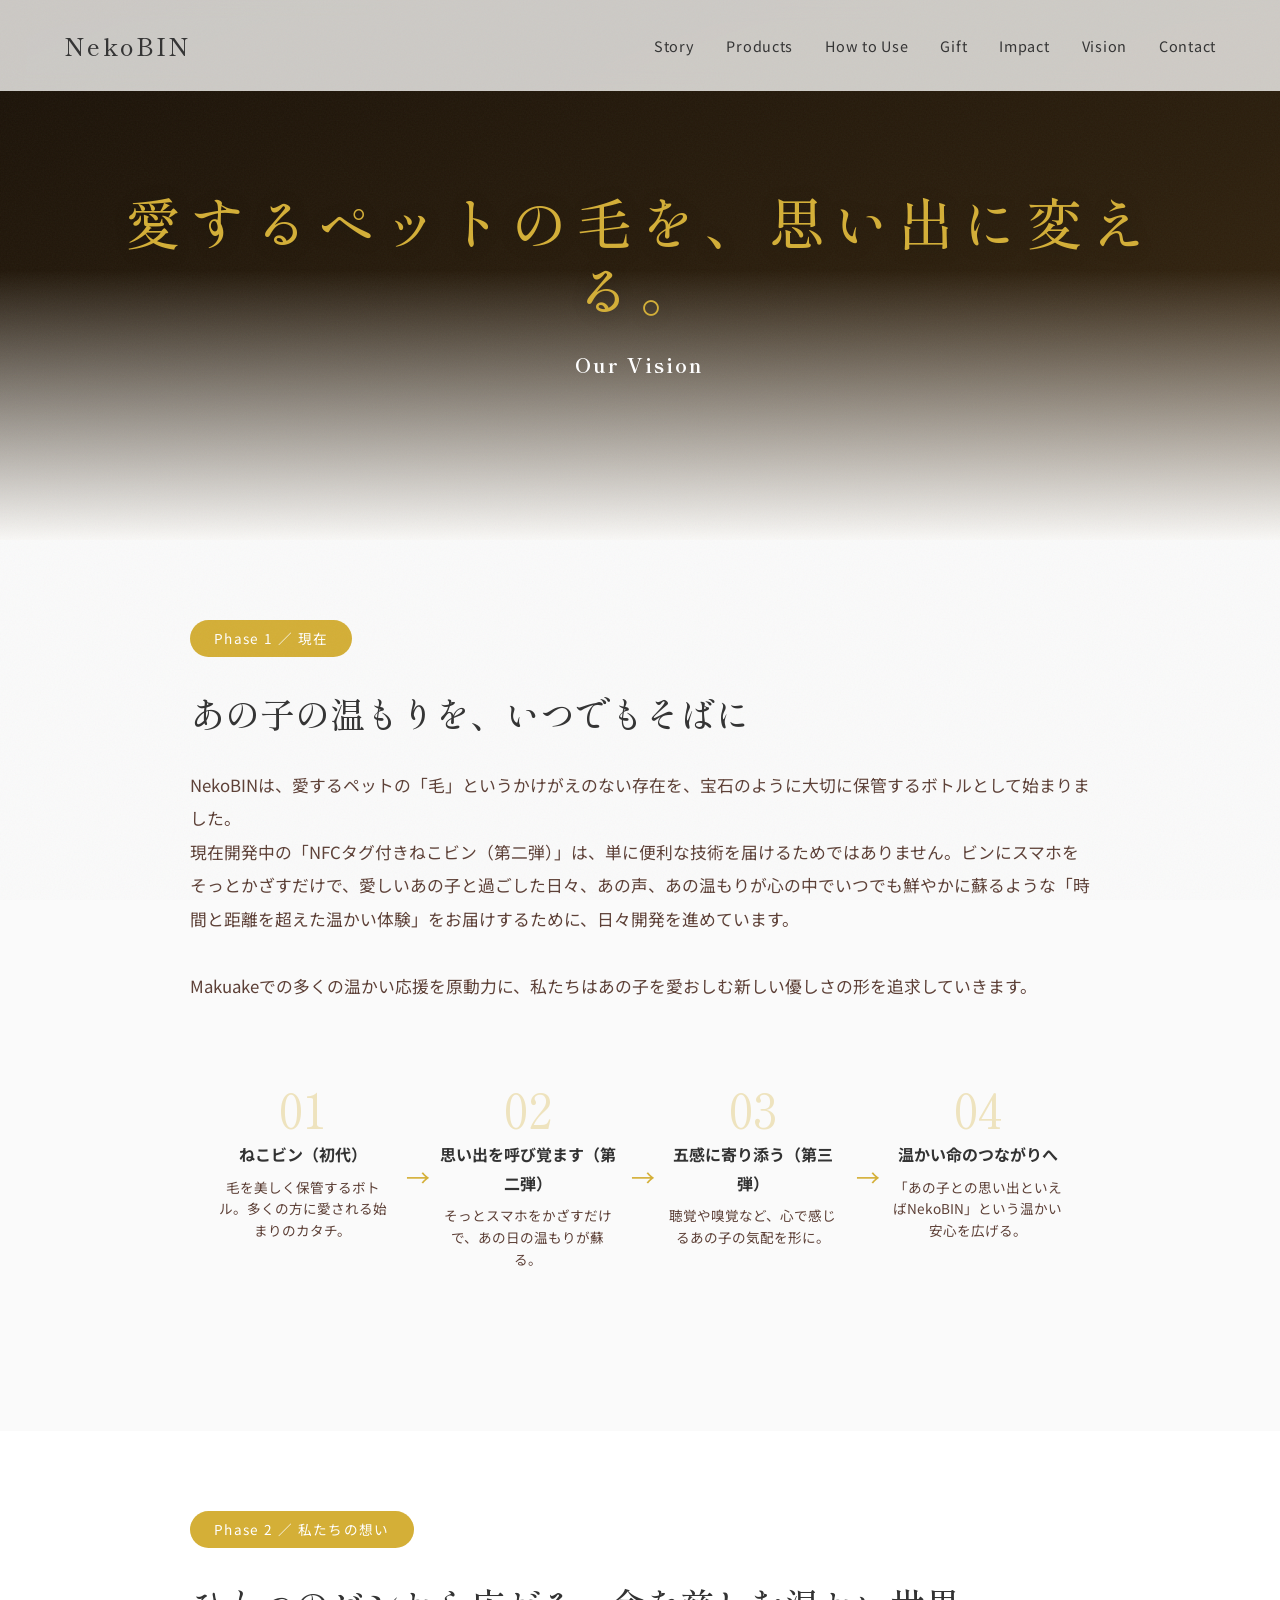
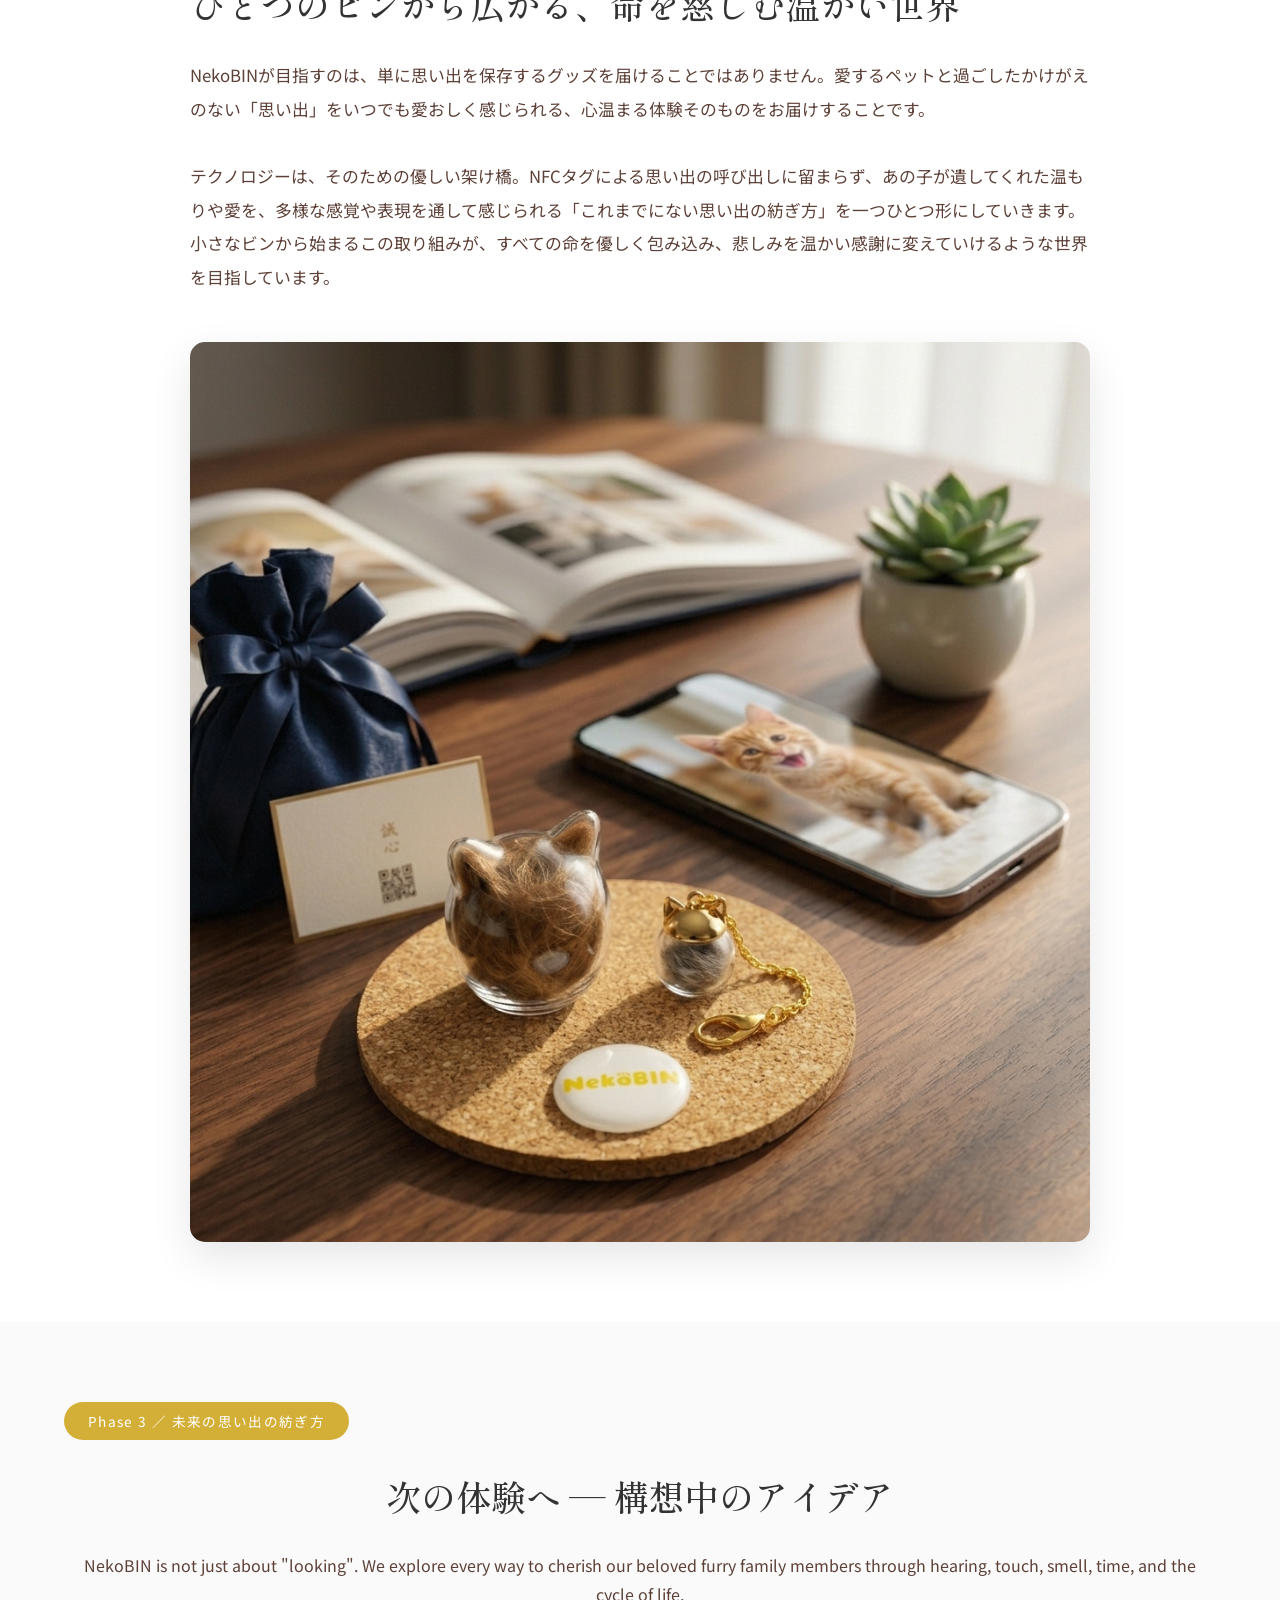
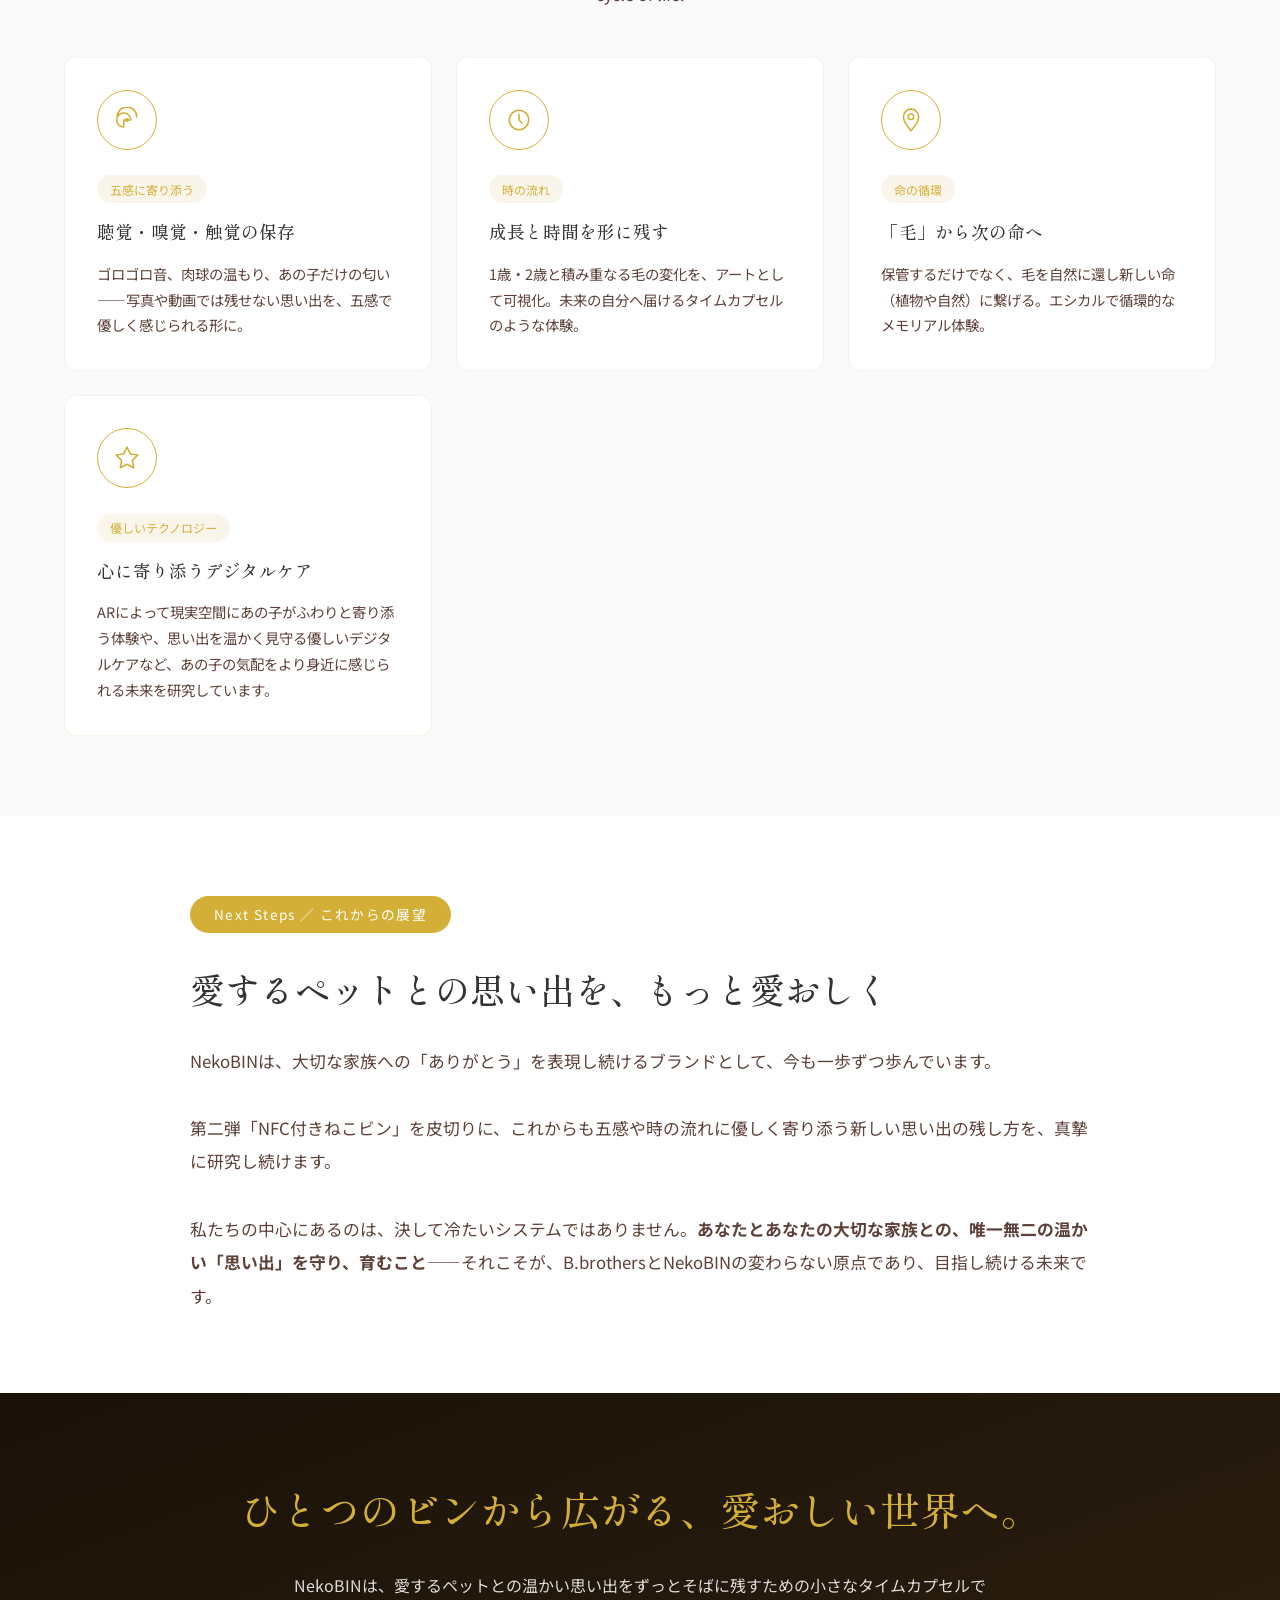
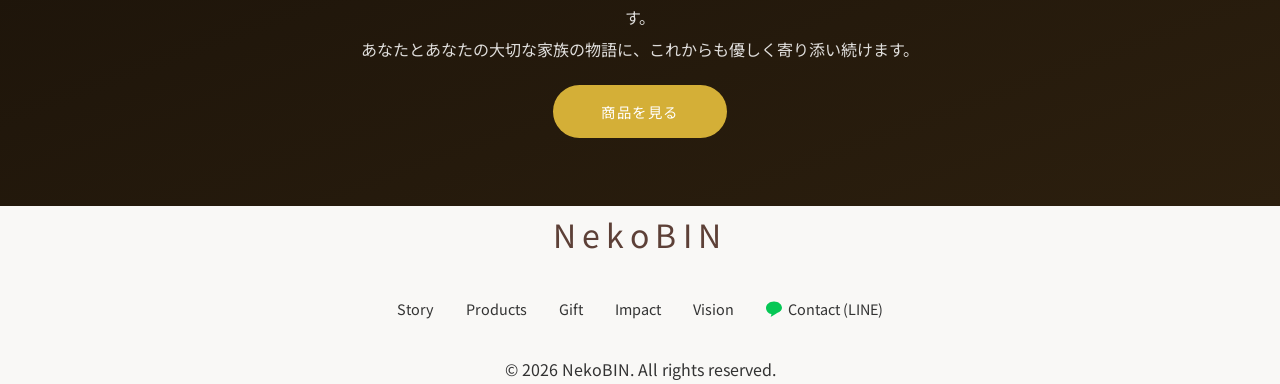
<file: vision.html>
<!DOCTYPE html>
<html lang="ja">
<head>
    <meta charset="UTF-8">
    <meta name="viewport" content="width=device-width, initial-scale=1.0">
    <title>Our Vision | NekoBIN（ねこビン）</title>
    <meta name="description" content="ペットとの愛おしい思い出をずっとそばに。あの子と過ごした優しい時間と命の尊さに寄り添う、私たちの想いとこれからの展望。">
    <link rel="preconnect" href="https://fonts.googleapis.com">
    <link rel="preconnect" href="https://fonts.gstatic.com" crossorigin>
    <link href="https://fonts.googleapis.com/css2?family=Noto+Sans+JP:wght@300;400;500;700&family=Shippori+Mincho:wght@400;500;600;700&display=swap" rel="stylesheet">
    <link rel="stylesheet" href="style.css?v=3">
    <style>
        .vision-page-hero {
            background: linear-gradient(160deg, #1a1209 0%, #2c1f0e 60%, #3d2b14 100%);
            color: var(--color-white);
            text-align: center;
            padding: 8rem 2rem 6rem;
        }
        .vision-page-hero h1 {
            font-family: var(--font-serif);
            font-size: clamp(2rem, 5vw, 3.5rem);
            color: var(--color-accent-soft);
            margin-bottom: 1.5rem;
            letter-spacing: 0.15em;
        }
        .vision-page-hero p {
            font-size: clamp(1rem, 2.5vw, 1.25rem);
            line-height: 2;
            opacity: 0.85;
            max-width: 700px;
            margin: 0 auto;
        }
        .vision-phase {
            background: #fff;
            padding: 5rem 0;
        }
        .vision-phase:nth-child(even) {
            background: #FAFAFA;
        }
        .phase-badge {
            display: inline-block;
            background: var(--color-accent-soft);
            color: #fff;
            padding: 0.4rem 1.5rem;
            border-radius: 30px;
            font-size: 0.85rem;
            letter-spacing: 0.1em;
            margin-bottom: 1.5rem;
        }
        .phase-title {
            font-family: var(--font-serif);
            font-size: clamp(1.5rem, 4vw, 2.2rem);
            color: var(--color-text-main);
            margin-bottom: 1.5rem;
        }
        .phase-body {
            color: var(--color-text-sub);
            line-height: 2;
            font-size: 1.05rem;
        }
        .vision-roadmap {
            display: flex;
            justify-content: center;
            align-items: stretch;
            gap: 0;
            flex-wrap: wrap;
            margin: 3rem 0;
        }
        .roadmap-step {
            flex: 1;
            min-width: 200px;
            max-width: 280px;
            padding: 2rem 1.5rem;
            text-align: center;
            position: relative;
        }
        .roadmap-step:not(:last-child)::after {
            content: '→';
            position: absolute;
            right: -15px;
            top: 50%;
            transform: translateY(-50%);
            font-size: 1.5rem;
            color: var(--color-accent-soft);
        }
        .roadmap-num {
            font-family: var(--font-serif);
            font-size: 3rem;
            color: var(--color-accent-soft);
            opacity: 0.3;
            line-height: 1;
            margin-bottom: 0.5rem;
        }
        .roadmap-label {
            font-size: 1rem;
            font-weight: bold;
            color: var(--color-text-main);
            margin-bottom: 0.5rem;
        }
        .roadmap-sub {
            font-size: 0.85rem;
            color: var(--color-text-sub);
            line-height: 1.6;
        }
        .product-ideas-grid {
            display: grid;
            grid-template-columns: repeat(auto-fit, minmax(280px, 1fr));
            gap: 1.5rem;
            margin-top: 3rem;
        }
        .idea-card {
            background: #fff;
            border: 1px solid rgba(184,134,11,0.1);
            border-radius: 12px;
            padding: 2rem;
            transition: transform 0.3s ease, box-shadow 0.3s ease;
        }
        .idea-card:hover {
            transform: translateY(-5px);
            box-shadow: 0 15px 40px rgba(0,0,0,0.08);
        }
        .idea-icon {
            width: 60px;
            height: 60px;
            border-radius: 50%;
            border: 1px solid var(--color-accent-soft);
            display: flex;
            align-items: center;
            justify-content: center;
            margin-bottom: 1.5rem;
        }
        .idea-icon svg {
            width: 26px;
            height: 26px;
            stroke: var(--color-accent-soft);
            fill: none;
            stroke-width: 1.5;
            stroke-linecap: round;
            stroke-linejoin: round;
        }
        .idea-tag {
            display: inline-block;
            background: rgba(184,134,11,0.08);
            color: var(--color-accent-soft);
            padding: 0.2rem 0.8rem;
            border-radius: 20px;
            font-size: 0.75rem;
            margin-bottom: 0.8rem;
        }
        .idea-title {
            font-family: var(--font-serif);
            font-size: 1.1rem;
            color: var(--color-text-main);
            margin-bottom: 0.8rem;
        }
        .idea-body {
            font-size: 0.9rem;
            color: var(--color-text-sub);
            line-height: 1.8;
        }
        .vision-cta-section {
            background: linear-gradient(160deg, #1a1209 0%, #2c1f0e 100%);
            color: white;
            text-align: center;
            padding: 5rem 2rem;
        }
        .vision-cta-section h2 {
            font-family: var(--font-serif);
            font-size: clamp(1.5rem, 4vw, 2.5rem);
            color: var(--color-accent-soft);
            margin-bottom: 1.5rem;
        }
        .vision-cta-section p {
            line-height: 2;
            opacity: 0.85;
            max-width: 700px;
            margin: 0 auto 2rem;
        }
        @media (max-width: 600px) {
            .roadmap-step:not(:last-child)::after { display: none; }
        }
    </style>
</head>
<body>
    <div class="noise-overlay"></div>

    <header id="header">
        <nav class="nav-container">
            <a href="index.html" class="logo" style="text-decoration: none; color: inherit;">NekoBIN</a>
            <div class="menu-toggle" id="mobile-menu">
                <span></span>
                <span></span>
                <span></span>
            </div>
            <ul class="nav-links">
                <li><a href="index.html#story">Story</a></li>
                <li><a href="index.html#products">Products</a></li>
                <li><a href="usage.html">How to Use</a></li>
                <li><a href="gift.html">Gift</a></li>
                <li><a href="impact.html">Impact</a></li>
                <li><a href="vision.html">Vision</a></li>
                <li><a href="#footer">Contact</a></li>
            </ul>
        </nav>
    </header>

    <main>
        <!-- Hero -->
        <section class="vision-page-hero hero-section" style="height: 60vh; display: flex; align-items: center; justify-content: center; position: relative; overflow: hidden; background: linear-gradient(160deg, #1a1209 0%, #2c1f0e 60%, #3d2b14 100%);">
            <div class="container">
                <div class="hero-content">
                    <h1 class="fade-in">愛するペットの毛を、思い出に変える。</h1>
                    <p class="sub-copy fade-in" style="font-weight: bold; color: var(--color-white); letter-spacing: 0.1em;">Our Vision</p>
                </div>
            </div>
        </section>

        <!-- Phase 1: 現在地 -->
        <section class="vision-phase animate-on-scroll">
            <div class="container" style="max-width: 900px;">
                <span class="phase-badge">Phase 1 ／ 現在</span>
                <h2 class="phase-title">あの子の温もりを、いつでもそばに</h2>
                <p class="phase-body">
                    NekoBINは、愛するペットの「毛」というかけがえのない存在を、宝石のように大切に保管するボトルとして始まりました。<br>
                    現在開発中の「NFCタグ付きねこビン（第二弾）」は、単に便利な技術を届けるためではありません。ビンにスマホをそっとかざすだけで、愛しいあの子と過ごした日々、あの声、あの温もりが心の中でいつでも鮮やかに蘇るような「時間と距離を超えた温かい体験」をお届けするために、日々開発を進めています。<br><br>
                    Makuakeでの多くの温かい応援を原動力に、私たちはあの子を愛おしむ新しい優しさの形を追求していきます。
                </p>
                <div class="vision-roadmap">
                    <div class="roadmap-step">
                        <div class="roadmap-num">01</div>
                        <div class="roadmap-label">ねこビン（初代）</div>
                        <div class="roadmap-sub">毛を美しく保管するボトル。多くの方に愛される始まりのカタチ。</div>
                    </div>
                    <div class="roadmap-step">
                        <div class="roadmap-num">02</div>
                        <div class="roadmap-label">思い出を呼び覚ます（第二弾）</div>
                        <div class="roadmap-sub">そっとスマホをかざすだけで、あの日の温もりが蘇る。</div>
                    </div>
                    <div class="roadmap-step">
                        <div class="roadmap-num">03</div>
                        <div class="roadmap-label">五感に寄り添う（第三弾）</div>
                        <div class="roadmap-sub">聴覚や嗅覚など、心で感じるあの子の気配を形に。</div>
                    </div>
                    <div class="roadmap-step">
                        <div class="roadmap-num">04</div>
                        <div class="roadmap-label">温かい命のつながりへ</div>
                        <div class="roadmap-sub">「あの子との思い出といえばNekoBIN」という温かい安心を広げる。</div>
                    </div>
                </div>
            </div>
        </section>

        <!-- Phase 2: 私たちの想い -->
        <section class="vision-phase animate-on-scroll">
            <div class="container" style="max-width: 900px;">
                <span class="phase-badge">Phase 2 ／ 私たちの想い</span>
                <h2 class="phase-title">ひとつのビンから広がる、命を慈しむ温かい世界</h2>
                <p class="phase-body">
                    NekoBINが目指すのは、単に思い出を保存するグッズを届けることではありません。愛するペットと過ごしたかけがえのない「思い出」をいつでも愛おしく感じられる、心温まる体験そのものをお届けすることです。<br><br>
                    テクノロジーは、そのための優しい架け橋。NFCタグによる思い出の呼び出しに留まらず、あの子が遺してくれた温もりや愛を、多様な感覚や表現を通して感じられる「これまでにない思い出の紡ぎ方」を一つひとつ形にしていきます。小さなビンから始まるこの取り組みが、すべての命を優しく包み込み、悲しみを温かい感謝に変えていけるような世界を目指しています。
                </p>
                <div class="vision-image-container fade-in" style="margin-top: 3rem; text-align: center;">
                    <img src="vision_roadmap_image.png?v=6" alt="ひとつのビンから広がる思い出 of 広がりと事業展開イメージ" style="max-width: 100%; border-radius: 15px; box-shadow: 0 15px 40px rgba(0,0,0,0.1);">
                </div>
            </div>
        </section>

        <!-- Phase 3: 第三弾候補 -->
        <section class="vision-phase animate-on-scroll" style="background: #FAFAFA;">
            <div class="container">
                <span class="phase-badge">Phase 3 ／ 未来の思い出の紡ぎ方</span>
                <h2 class="phase-title" style="text-align: center;">次の体験へ — 構想中のアイデア</h2>
                <p style="text-align: center; color: var(--color-text-sub); margin-bottom: 0;">NekoBIN is not just about "looking". We explore every way to cherish our beloved furry family members through hearing, touch, smell, time, and the cycle of life.</p>

                <div class="product-ideas-grid">
                    <div class="idea-card">
                        <div class="idea-icon">
                            <svg viewBox="0 0 24 24"><path d="M9 18.5A6.5 6.5 0 1 1 15.5 12H9m0 0v6.5M3 9a9 9 0 0 1 18 0"/><circle cx="12" cy="12" r="1"/></svg>
                        </div>
                        <span class="idea-tag">五感に寄り添う</span>
                        <h3 class="idea-title">聴覚・嗅覚・触覚の保存</h3>
                        <p class="idea-body">ゴロゴロ音、肉球の温もり、あの子だけの匂い——写真や動画では残せない思い出を、五感で優しく感じられる形に。</p>
                    </div>
                    <div class="idea-card">
                        <div class="idea-icon">
                            <svg viewBox="0 0 24 24"><circle cx="12" cy="12" r="9"/><polyline points="12 7 12 12 15 15"/></svg>
                        </div>
                        <span class="idea-tag">時の流れ</span>
                        <h3 class="idea-title">成長と時間を形に残す</h3>
                        <p class="idea-body">1歳・2歳と積み重なる毛の変化を、アートとして可視化。未来の自分へ届けるタイムカプセルのような体験。</p>
                    </div>
                    <div class="idea-card">
                        <div class="idea-icon">
                            <svg viewBox="0 0 24 24"><path d="M12 2a7 7 0 0 1 7 7c0 5-7 13-7 13S5 14 5 9a7 7 0 0 1 7-7z"/><circle cx="12" cy="9" r="2.5"/></svg>
                        </div>
                        <span class="idea-tag">命の循環</span>
                        <h3 class="idea-title">「毛」から次の命へ</h3>
                        <p class="idea-body">保管するだけでなく、毛を自然に還し新しい命（植物や自然）に繋げる。エシカルで循環的なメモリアル体験。</p>
                    </div>
                    <div class="idea-card">
                        <div class="idea-icon">
                            <svg viewBox="0 0 24 24"><polygon points="12 2 15.09 8.26 22 9.27 17 14.14 18.18 21.02 12 17.77 5.82 21.02 7 14.14 2 9.27 8.91 8.26 12 2"/></svg>
                        </div>
                        <span class="idea-tag">優しいテクノロジー</span>
                        <h3 class="idea-title">心に寄り添うデジタルケア</h3>
                        <p class="idea-body">ARによって現実空間にあの子がふわりと寄り添う体験や、思い出を温かく見守る優しいデジタルケアなど、あの子の気配をより身近に感じられる未来を研究しています。</p>
                    </div>
                </div>
            </div>
        </section>

        <!-- Next Steps -->
        <section class="vision-phase animate-on-scroll">
            <div class="container" style="max-width: 900px;">
                <span class="phase-badge">Next Steps ／ これからの展望</span>
                <h2 class="phase-title">愛するペットとの思い出を、もっと愛おしく</h2>
                <p class="phase-body">
                    NekoBINは、大切な家族への「ありがとう」を表現し続けるブランドとして、今も一歩ずつ歩んでいます。<br><br>
                    第二弾「NFC付きねこビン」を皮切りに、これからも五感や時の流れに優しく寄り添う新しい思い出の残し方を、真摯に研究し続けます。<br><br>
                    私たちの中心にあるのは、決して冷たいシステムではありません。<strong>あなたとあなたの大切な家族との、唯一無二の温かい「思い出」を守り、育むこと</strong>——それこそが、B.brothersとNekoBINの変わらない原点であり、目指し続ける未来です。
                </p>
            </div>
        </section>

        <!-- CTA -->
        <section class="vision-cta-section">
            <div class="container">
                <h2>ひとつのビンから広がる、愛おしい世界へ。</h2>
                <p>NekoBINは、愛するペットとの温かい思い出をずっとそばに残すための小さなタイムカプセルです。<br>あなたとあなたの大切な家族の物語に、これからも優しく寄り添い続けます。</p>
                <a href="index.html#products" class="btn" style="background: var(--color-accent-soft); color: #fff; padding: 1rem 3rem; border-radius: 30px;">商品を見る</a>
            </div>
        </section>
    </main>

    <footer id="footer">
        <div class="container">
            <div class="footer-content">
                <div class="footer-logo">NekoBIN</div>
                <div class="footer-links">
                    <a href="index.html#story">Story</a>
                    <a href="index.html#products">Products</a>
                    <a href="gift.html">Gift</a>
                    <a href="impact.html">Impact</a>
                    <a href="vision.html">Vision</a>
                    <a href="https://lin.ee/scohhF7" target="_blank" rel="noopener noreferrer" style="display: flex; align-items: center; gap: 0.4rem;">
                        <svg viewBox="0 0 24 24" width="16" height="16" fill="#06C755"><path d="M24 10.304c0-5.369-5.383-9.738-12-9.738-6.616 0-12 4.369-12 9.738 0 4.814 3.55 8.845 8.358 9.58-.32.969-1.026 2.92-1.246 3.618-.086.275.025.405.244.31 2.378-1.024 6.78-3.774 9.245-5.698C21.737 16.27 24 13.565 24 10.304z"/></svg>
                        Contact (LINE)
                    </a>
                </div>
                <p class="copyright">&copy; 2026 NekoBIN. All rights reserved.</p>
            </div>
        </div>
    </footer>

    <script src="script.js"></script>
</body>
</html>
</file>
<file: style.css>
/* 
    NekoBIN - style.css
    Design System: Premium, Warm, Cinematic, Elegant
*/

:root {
    /* Colors */
    --color-bg: #F9F8F6; /* オフホワイト / 生成り */
    --color-text-main: #333333;
    --color-text-sub: #5D4037; /* 木目に合うブラウン */
    --color-accent: #B8860B; /* アンティークゴールド */
    --color-accent-soft: #D4AF37;
    --color-deep: #1A237E; /* 深いネイビー */
    --color-natural: #556B2F; /* オリーブグリーン */
    --color-white: #FFFFFF;

    /* Fonts */
    --font-serif: 'Shippori Mincho', serif;
    --font-sans: 'Noto Sans JP', sans-serif;

    /* Spacing */
    --space-unit: 1rem;
    --container-width: 1200px;
    --transition-premium: 1.2s cubic-bezier(0.165, 0.84, 0.44, 1);
}

/* Reset & Base */
* {
    margin: 0;
    padding: 0;
    box-sizing: border-box;
}

html, body {
    overflow-x: hidden;
    width: 100%;
}

html {
    scroll-behavior: smooth;
    font-size: 16px;
}

body {
    background-color: var(--color-bg);
    color: var(--color-text-main);
    font-family: var(--font-sans);
    line-height: 1.8;
    -webkit-font-smoothing: antialiased;
}

img {
    max-width: 100%;
    height: auto;
    display: block;
}

/* Background Texture (Refined Linen/Paper feel) */
.noise-overlay {
    position: fixed;
    top: 0;
    left: 0;
    width: 100%;
    height: 100%;
    pointer-events: none;
    opacity: 0.04;
    z-index: 9999;
    /* Noise + Subtle Fabric Pattern */
    background-image: 
        url("data:image/svg+xml,%3Csvg viewBox='0 0 200 200' xmlns='http://www.w3.org/2000/svg'%3E%3Cfilter id='noiseFilter'%3E%3CfeTurbulence type='fractalNoise' baseFrequency='0.65' numOctaves='3' stitchTiles='stitch'/%3E%3C/filter%3E%3Crect width='100%25' height='100%25' filter='url(%23noiseFilter)'/%3E%3C/svg%3E"),
        linear-gradient(45deg, rgba(0,0,0,0.02) 25%, transparent 25%, transparent 75%, rgba(0,0,0,0.02) 75%, rgba(0,0,0,0.02)),
        linear-gradient(45deg, rgba(0,0,0,0.02) 25%, transparent 25%, transparent 75%, rgba(0,0,0,0.02) 75%, rgba(0,0,0,0.02));
    background-size: 200px 200px, 4px 4px, 4px 4px;
    background-position: 0 0, 0 0, 2px 2px;
}

/* Typography */
h1, h2, h3, .logo {
    font-family: var(--font-serif);
    font-weight: 500;
}

a {
    text-decoration: none;
    color: inherit;
    transition: 0.3s ease;
}

/* Layout */
.container {
    width: 90%;
    max-width: var(--container-width);
    margin: 0 auto;
}

/* Header */
header {
    position: fixed;
    top: 0;
    width: 100%;
    padding: 1.5rem 0;
    background: rgba(249, 248, 246, 0.8);
    backdrop-filter: blur(10px);
    z-index: 1000;
}

.nav-container {
    display: flex;
    justify-content: space-between;
    align-items: center;
    width: 90%;
    margin: 0 auto;
}

.logo {
    font-size: 1.5rem;
    letter-spacing: 0.1em;
    color: var(--color-text-sub);
}

.nav-links {
    display: flex;
    list-style: none;
    gap: 2rem;
}

.nav-links a {
    font-size: 0.9rem;
    letter-spacing: 0.05em;
    color: var(--color-text-main);
}

.nav-links a:hover {
    color: var(--color-accent);
}

/* Hero Section */
.hero-section {
    height: 100vh;
    display: flex;
    align-items: center;
    justify-content: center;
    text-align: center;
    background: linear-gradient(rgba(0, 0, 0, 0.1), rgba(0, 0, 0, 0.1)), url('cute_monotone_cat_hero_1777551936436.png');
    background-size: cover;
    background-position: center;
    background-attachment: fixed; /* Simple Parallax */
    position: relative;
    overflow: hidden;
}

@media (max-width: 1024px) {
    .hero-section {
        background-attachment: scroll; /* Mobile fix for backgrounds */
    }
}

.hero-section::after {
    content: '';
    position: absolute;
    bottom: 0;
    left: 0;
    width: 100%;
    height: 30vh;
    background: linear-gradient(to top, var(--color-bg), transparent);
}

.hero-content {
    position: relative;
    z-index: 10;
}

.hero-content h1 {
    font-size: clamp(2rem, 8vw, 3.375rem);
    line-height: 1.2;
    margin-bottom: 1.5rem;
    color: var(--color-white); /* 白に変更 */
    text-shadow: 0 2px 20px rgba(0, 0, 0, 0.2);
}

.sub-copy {
    font-family: var(--font-serif);
    font-size: clamp(1rem, 4vw, 1.6rem);
    font-weight: 500;
    letter-spacing: 0.25em;
    color: var(--color-accent-soft); /* 黄色（アンティークゴールド）に変更 */
    margin-bottom: 3rem;
    opacity: 1;
}

/* Buttons */
.cta-group {
    display: flex;
    gap: 1.5rem;
    justify-content: center;
}

.btn {
    padding: 1rem 2.5rem;
    font-size: 0.9rem;
    letter-spacing: 0.1em;
    border-radius: 0; /* Sharp, elegant edges */
    transition: 0.4s cubic-bezier(0.165, 0.84, 0.44, 1);
    cursor: pointer;
}

.btn-primary {
    background-color: var(--color-text-sub);
    color: var(--color-white);
    border: 1px solid var(--color-text-sub);
    position: relative;
    overflow: hidden;
}

/* Brass Shine Effect on Hover */
.btn-primary::after {
    content: '';
    position: absolute;
    top: -50%;
    left: -50%;
    width: 200%;
    height: 200%;
    background: linear-gradient(
        45deg,
        transparent,
        rgba(255, 255, 255, 0.1),
        rgba(255, 255, 255, 0.2),
        rgba(255, 255, 255, 0.1),
        transparent
    );
    transform: rotate(45deg);
    transition: 0.6s;
    opacity: 0;
}

.btn-primary:hover::after {
    left: 100%;
    opacity: 1;
}

.btn-secondary {
    background-color: transparent;
    color: var(--color-text-main);
    border: 1px solid var(--color-text-main);
}

.btn-secondary:hover {
    background-color: var(--color-text-main);
    color: var(--color-white);
}

/* Animations */
.fade-in {
    opacity: 0;
    transform: translateY(20px);
    animation: fadeInUp 1.8s forwards cubic-bezier(0.165, 0.84, 0.44, 1);
    letter-spacing: 0.05em; /* Start slightly tighter */
}

.hero-content h1.fade-in { 
    animation-delay: 0.3s;
    animation-name: fadeInUpBreathing;
}
.sub-copy.fade-in { animation-delay: 0.7s; }
.cta-group.fade-in { animation-delay: 1.1s; }

@keyframes fadeInUp {
    to {
        opacity: 1;
        transform: translateY(0);
    }
}

/* Breathing animation for key copy */
@keyframes fadeInUpBreathing {
    0% {
        opacity: 0;
        transform: translateY(20px);
        letter-spacing: 0.05em;
    }
    100% {
        opacity: 1;
        transform: translateY(0);
        letter-spacing: 0.15em; /* Expand slowly like a breath */
    }
}

/* Section Common */
section {
    padding: 8rem 0;
}

.section-title {
    font-size: 3rem;
    text-align: center;
    margin-bottom: 5rem;
    color: var(--color-text-sub);
    letter-spacing: 0.2em;
    position: relative;
}

.section-title::after {
    content: '';
    position: absolute;
    bottom: -1.5rem;
    left: 50%;
    transform: translateX(-50%);
    width: 60px;
    height: 1px;
    background: var(--color-accent);
}


/* Mobile Menu Button */
.menu-toggle {
    display: none;
    flex-direction: column;
    justify-content: space-between;
    width: 30px;
    height: 21px;
    cursor: pointer;
    z-index: 1001;
}

.menu-toggle span {
    display: block;
    width: 100%;
    height: 2px;
    background-color: var(--color-text-sub);
    transition: 0.3s ease;
}

@media (max-width: 768px) {
    .menu-toggle {
        display: flex;
    }

    .nav-links {
        display: none;
        position: fixed;
        top: 0;
        right: 0;
        width: 80%;
        height: 100vh;
        background: var(--color-bg);
        flex-direction: column;
        justify-content: center;
        align-items: center;
        box-shadow: -10px 0 30px rgba(0,0,0,0.1);
        z-index: 1000;
    }

    .nav-links.active {
        display: flex;
    }

    .nav-links li {
        margin: 1.5rem 0;
    }

    .nav-links a {
        font-size: 1.2rem;
    }

    /* Hamburger Animation */
    .menu-toggle.active span:nth-child(1) {
        transform: translateY(9.5px) rotate(45deg);
    }
    .menu-toggle.active span:nth-child(2) {
        opacity: 0;
    }
    .menu-toggle.active span:nth-child(3) {
        transform: translateY(-9.5px) rotate(-45deg);
    }
}


/* Story Section */
.story-content {
    max-width: 700px;
    margin: 0 auto;
    text-align: center;
}

.story-content p {
    margin-bottom: 2rem;
    font-size: 1.1rem;
}

/* Products Section */
.product-grid {
    display: grid;
    grid-template-columns: repeat(3, 1fr);
    gap: 2rem;
}

.product-card {
    background: var(--color-white);
    padding: 2rem;
    text-align: center;
    transition: var(--transition-premium);
    border: 1px solid rgba(184, 134, 11, 0.15);
    position: relative;
    overflow: hidden;
    box-shadow: 0 4px 20px rgba(0, 0, 0, 0.03);
}

.product-card:hover {
    transform: translateY(-15px);
    box-shadow: 0 20px 40px rgba(184, 134, 11, 0.1);
    border-color: var(--color-accent-soft);
}

@keyframes float {
    0%, 100% { transform: translateY(0); }
    50% { transform: translateY(-10px); }
}

.product-card:nth-child(2) { animation-delay: 1s; }
.product-card:nth-child(3) { animation-delay: 2s; }

.product-card::before {
    content: '';
    position: absolute;
    top: 0;
    left: 0;
    width: 100%;
    height: 2px;
    background: var(--color-accent); /* Brass top line */
    transform: scaleX(0);
    transition: 0.4s ease;
}

.product-card:hover::before {
    transform: scaleX(1);
}

.product-card:hover {
    transform: translateY(-10px);
    box-shadow: 0 10px 30px rgba(0,0,0,0.05);
}

.product-image {
    width: 100%;
    aspect-ratio: 1/1;
    overflow: hidden;
    margin-bottom: 1.5rem;
}

.product-image img {
    width: 100%;
    height: 100%;
    object-fit: cover;
    transition: 0.6s ease;
}

.product-card:hover .product-image img {
    transform: scale(1.05);
}

.product-card h3 {
    font-size: 2rem;
    margin-bottom: 0.8rem;
    color: var(--color-accent);
    letter-spacing: 0.1em;
    font-weight: 600;
    background: linear-gradient(135deg, var(--color-accent), var(--color-accent-soft));
    -webkit-background-clip: text;
    -webkit-text-fill-color: transparent;
    text-shadow: 0 1px 2px rgba(0,0,0,0.05);
}

.price {
    color: var(--color-text-sub);
    font-weight: 500;
    margin-bottom: 0.5rem;
}

.product-note {
    font-size: 0.75rem;
    color: #888;
    margin-bottom: 1.5rem;
    letter-spacing: 0.05em;
}

.btn-outline {
    display: inline-block;
    padding: 0.8rem 1.5rem;
    border: 1px solid var(--color-text-sub);
    color: var(--color-text-sub);
    font-size: 0.85rem;
}

.btn-outline:hover {
    background: var(--color-text-sub);
    color: var(--color-white);
}

/* Product Variations (Hover Reveal - Large Layout) */
.product-variations {
    display: flex;
    gap: 1.5rem;
    margin-top: 0;
    max-height: 0;
    opacity: 0;
    overflow: hidden;
    transition: 0.8s cubic-bezier(0.165, 0.84, 0.44, 1);
    width: 100%;
}

.product-card:hover .product-variations {
    max-height: 400px;
    opacity: 1;
    margin-top: 2rem;
    margin-bottom: 1rem;
}

/* Hide main info on hover to give space to variations (Target LP behavior) */
.product-card:hover .product-image,
.product-card:hover .product-note {
    display: none;
}

.variation {
    flex: 1;
    text-align: center;
    transition: 0.4s ease;
}

.variation:hover {
    transform: scale(1.03);
}

.variation img {
    width: 100%;
    aspect-ratio: 4/3;
    object-fit: cover;
    border-radius: 8px;
    margin-bottom: 1rem;
    box-shadow: 0 5px 15px rgba(0,0,0,0.08);
}

.variation span {
    display: block;
    font-size: 0.9rem;
    color: var(--color-accent-soft); /* Gold labels */
    font-family: var(--font-serif);
    font-weight: 500;
    letter-spacing: 0.05em;
}

/* Usage Section */
.usage-steps {
    display: flex;
    flex-direction: column;
    gap: 1.5rem;
    max-width: 900px; /* 幅を広げて1行に対応 */
    margin: 0 auto;
}

.step {
    display: flex;
    align-items: center;
    gap: 3rem;
    white-space: nowrap;
    transition: var(--transition-premium);
    position: relative;
    cursor: pointer;
}

.step-hover-image {
    position: absolute;
    right: -50px;
    top: 50%;
    transform: translateY(-50%) translateX(20px) scale(0.9);
    width: 250px;
    height: 250px;
    object-fit: cover;
    border-radius: 15px;
    opacity: 0;
    pointer-events: none;
    box-shadow: 0 15px 40px rgba(0,0,0,0.15);
    transition: 0.5s cubic-bezier(0.165, 0.84, 0.44, 1);
    z-index: 10;
    border: 3px solid var(--color-white);
}

.step:hover .step-hover-image {
    opacity: 1;
    transform: translateY(-50%) translateX(0) scale(1);
}

.step:nth-child(2) { margin-left: 2rem; }
.step:nth-child(3) { margin-left: 4rem; }
.step:nth-child(4) { margin-left: 6rem; }
.step:nth-child(5) { margin-left: 8rem; }

.step-num {
    font-family: var(--font-serif);
    font-size: 3.5rem;
    color: var(--color-accent);
    line-height: 1;
    min-width: 100px;
    font-weight: 300;
    opacity: 0.6;
}

.step-content {
    display: flex;
    align-items: baseline;
    gap: 2rem;
}

.step h4 {
    font-family: var(--font-serif);
    font-size: 1.5rem;
    color: var(--color-text-sub);
    min-width: 150px; /* タイトルの幅を揃える */
}

.step p {
    font-family: var(--font-serif);
    font-size: 1.1rem;
    color: var(--color-text-main);
}

/* Voice Section */
.voice-section {
    background: #FAFAFA;
}

.voice-hint {
    transition: opacity 0.5s ease;
}

.voice-section:hover .voice-hint {
    opacity: 0 !important;
}

.voice-content {
    max-height: 0;
    opacity: 0;
    overflow: hidden;
    transition: all 1.2s cubic-bezier(0.165, 0.84, 0.44, 1);
}

.voice-section:hover .voice-content {
    max-height: 2000px;
    opacity: 1;
    margin-top: 2rem;
}

.voice-grid {
    display: grid;
    grid-template-columns: repeat(auto-fit, minmax(250px, 1fr));
    gap: 2rem;
    padding-bottom: 2rem;
}

.voice-card {
    background: var(--color-white);
    padding: 2.5rem 2rem 2rem;
    border-radius: 12px;
    box-shadow: 0 5px 20px rgba(0,0,0,0.04);
    border: 1px solid rgba(184, 134, 11, 0.05);
    position: relative;
    transition: transform 0.3s ease;
}

.voice-card:hover {
    transform: translateY(-5px);
}

.voice-card::before {
    content: '“';
    position: absolute;
    top: 5px;
    left: 15px;
    font-size: 5rem;
    color: var(--color-accent-soft);
    opacity: 0.15;
    font-family: var(--font-serif);
    line-height: 1;
}

.voice-text {
    font-size: 1rem;
    line-height: 1.8;
    margin-bottom: 1.5rem;
    position: relative;
    z-index: 1;
    color: var(--color-text-main);
}

.voice-author {
    font-size: 0.9rem;
    color: var(--color-text-sub);
    text-align: right;
    font-weight: 600;
}

/* Social Impact Section */
.impact-section {
    background: #EFEBE9; /* Very soft warm grey-brown */
}

.impact-content {
    max-width: 800px;
    margin: 0 auto;
    text-align: center;
}

.impact-message {
    font-family: var(--font-serif);
    font-size: 1.8rem;
    margin-bottom: 2rem;
    color: var(--color-text-sub);
}

/* Our Vision Section - Refined Gray Gradient */
.vision-section {
    background: linear-gradient(135deg, #F0F0F0 0%, #E0E0E0 100%);
    color: var(--color-text-main);
    border-top: 1px solid rgba(0,0,0,0.05);
    position: relative;
}

.vision-section .section-title {
    color: var(--color-text-sub);
}

.vision-content {
    max-width: 800px;
    margin: 0 auto;
    text-align: center;
}

.vision-content p {
    margin-bottom: 1.5rem;
    opacity: 0.8;
}

.vision-content p:last-child {
    font-family: var(--font-serif);
    font-size: clamp(0.9rem, 2.5vw, 1.5rem);
    color: var(--color-accent);
    margin-top: 3rem;
    opacity: 1;
    white-space: nowrap;
}

/* Cat Footprint Cursor Trail Styles */
.cat-paw-trail {
    position: absolute; /* その場に留まるように修正 */
    width: 40px; 
    height: 40px;
    pointer-events: none;
    z-index: 10000;
    opacity: 0.6;
    animation: fadeOutPaw 3s forwards ease-out; /* 3秒に延長 */
}

@keyframes fadeOutPaw {
    0% { transform: scale(0.5) rotate(0deg); opacity: 0.6; }
    100% { transform: scale(1.2) rotate(10deg); opacity: 0; }
}


/* Animations Scroll Trigger */
.animate-on-scroll {
    opacity: 0;
    transform: translateY(30px);
    transition: 1.5s cubic-bezier(0.165, 0.84, 0.44, 1);
}

.animate-on-scroll.visible {
    opacity: 1;
    transform: translateY(0);
}

/* Responsive (Mobile Refinement) */
@media (max-width: 768px) {
    section {
        padding: 4rem 0;
    }
    
    .section-title {
        font-size: 2rem;
        margin-bottom: 3rem;
    }
    
    .product-grid {
        grid-template-columns: 1fr;
    }

    .product-card h3 {
        font-size: 1.5rem;
    }

    /* スマホ表示では最初からメイン画像とバリエーション画像を両方美しく常時表示する（ガタガタ防止・視認性向上） */
    .product-card .product-image,
    .product-card .product-note {
        display: block !important;
    }
    .product-card .product-variations {
        max-height: none !important;
        opacity: 1 !important;
        margin-top: 2rem !important;
        margin-bottom: 1.5rem !important;
        overflow: visible !important;
    }
    
    .step, 
    .step:nth-child(n) {
        flex-direction: column;
        gap: 0.5rem;
        text-align: center;
        align-items: center;
        margin-left: 0 !important; /* Reset staggered layout */
        white-space: normal;
    }

    .step-num {
        font-size: 2.5rem;
        min-width: auto;
    }

    .step-content {
        flex-direction: column;
        gap: 0.5rem;
        align-items: center;
    }

    .step h4 {
        min-width: auto;
    }

    .step p {
        font-size: 1rem;
    }
    
    .impact-message {
        font-size: 1.3rem;
    }

    .vision-content p:last-child {
        white-space: normal;
        margin-top: 2rem;
    }

    .footer-links {
        flex-direction: column;
        gap: 1rem;
        text-align: center;
    }

    /* Prevent overflow from decorations */
    .static-paw {
        display: none !important;
    }
    
    .step-hover-image {
        display: none !important;
    }

    /* Ensure sections clip overflow */
    section {
        overflow: hidden;
    }

    .hero-section {
        overflow: hidden;
    }

    .hero-content {
        overflow: hidden;
    }

    .story-content {
        overflow: hidden;
    }

    .usage-steps {
        overflow: hidden;
    }

    /* Voice section: always show on mobile (hover doesn't work on touch) */
    .voice-hint {
        display: none !important;
    }

    .voice-content {
        max-height: none !important;
        opacity: 1 !important;
    }

    .voice-grid {
        grid-template-columns: 1fr;
    }
}

/* Footer Refinement */
.footer-content {
    display: flex;
    flex-direction: column;
    align-items: center;
    gap: 2rem;
}

.footer-logo {
    font-size: 2rem;
    letter-spacing: 0.2em;
    color: var(--color-text-sub);
}

.footer-links {
    display: flex;
    gap: 2rem;
}

.footer-links a {
    font-size: 0.9rem;
    border-bottom: 1px solid transparent;
}

.footer-links a:hover {
    border-bottom: 1px solid var(--color-text-main);
}

/* PCのみで改行し、スマホでは改行させないためのクラス */
.br-pc {
    display: inline;
}
@media (max-width: 768px) {
    .br-pc {
        display: none;
    }
}
</file>
